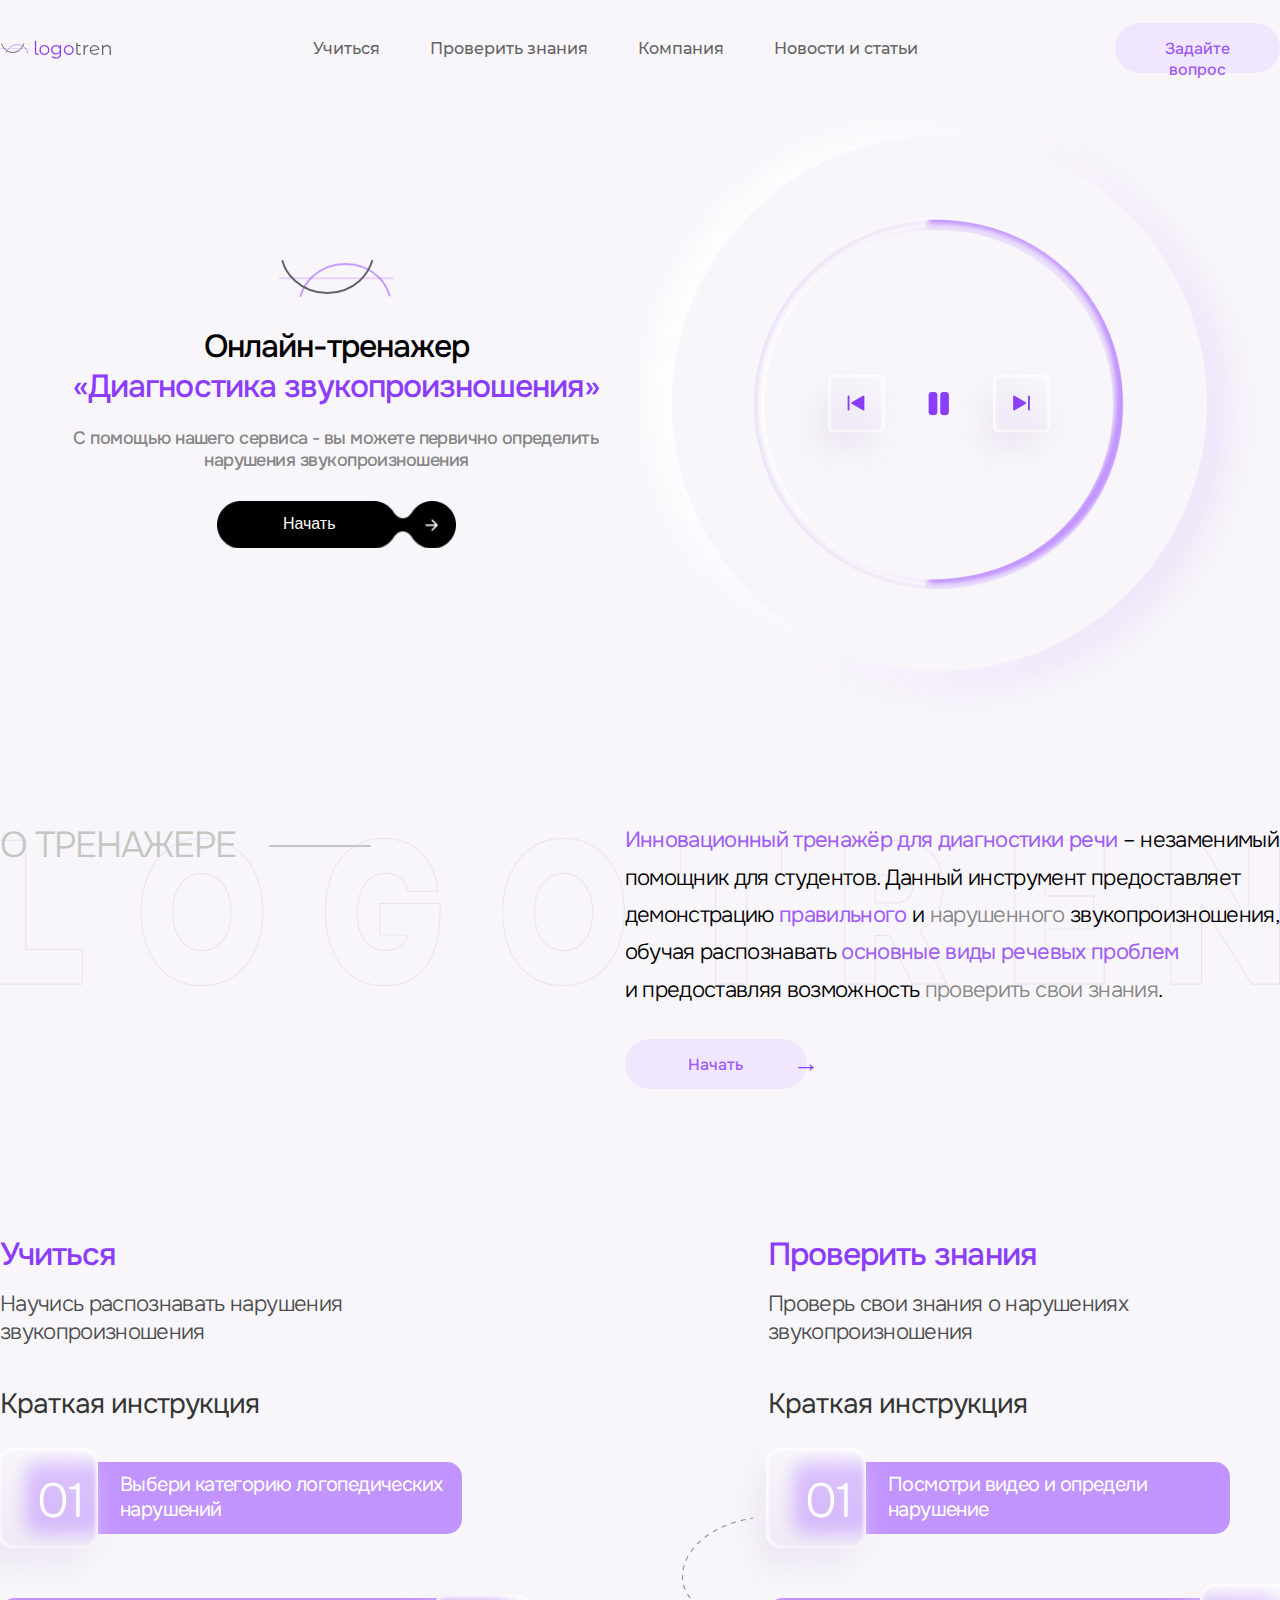
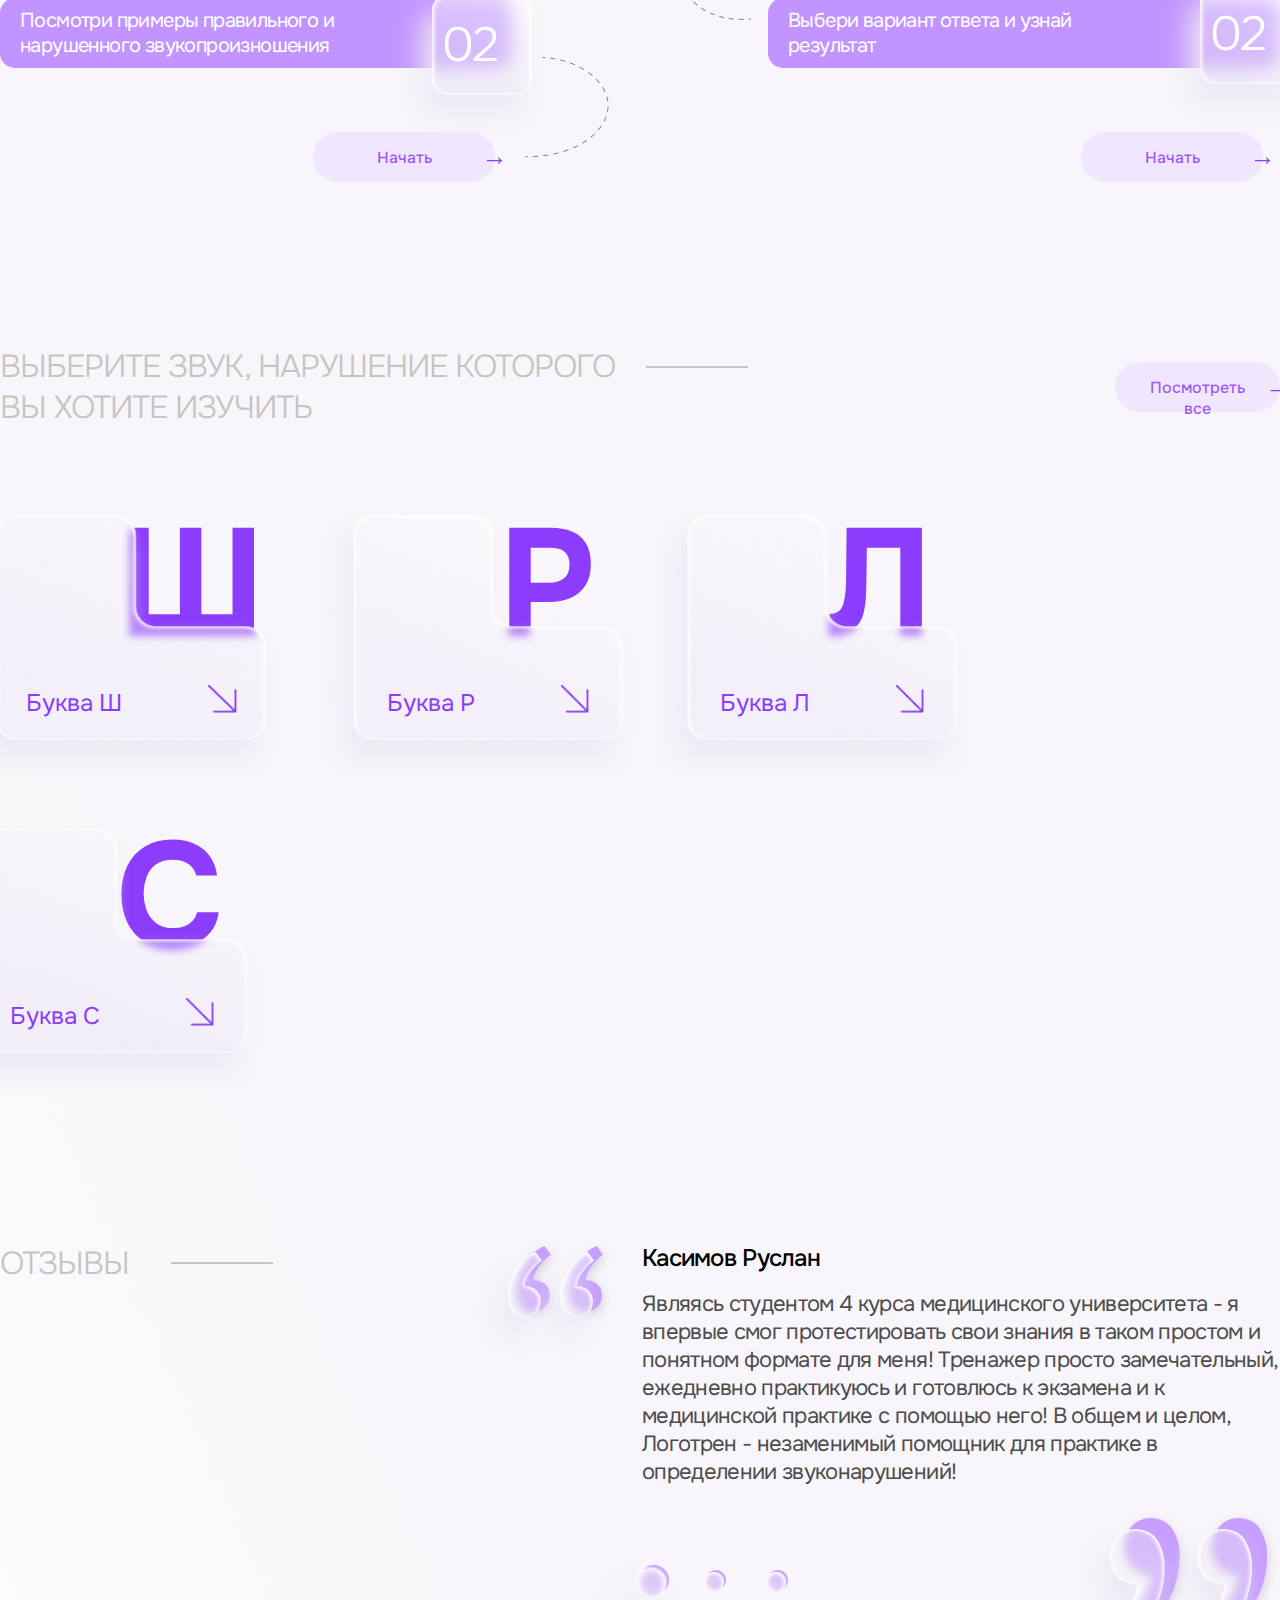
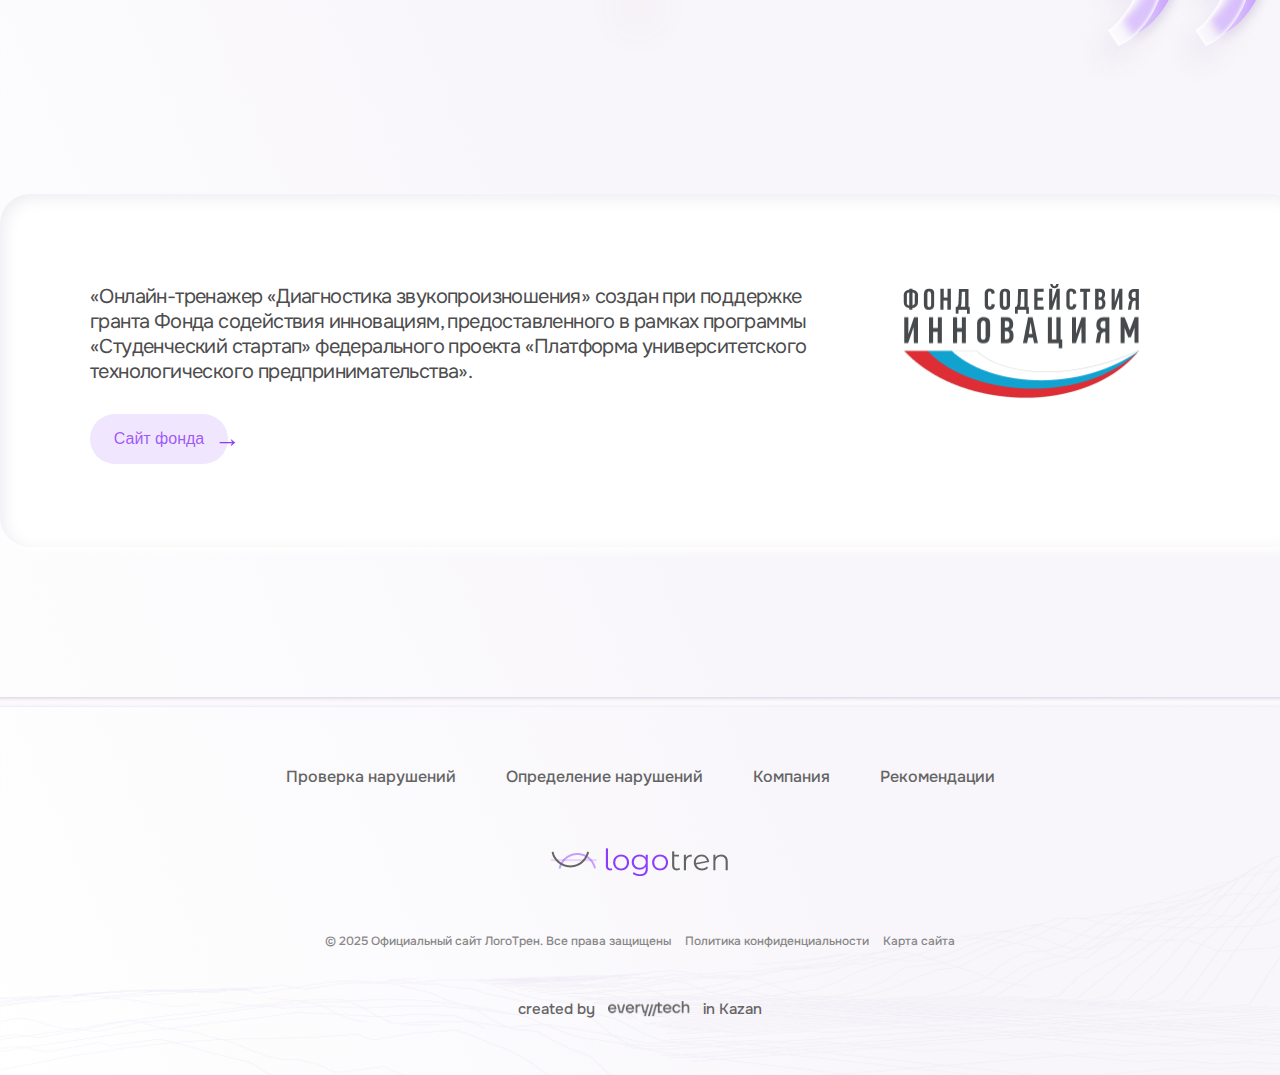
<file: index.html>
<!DOCTYPE html>
<html lang="en">

<head>
    <meta charset="UTF-8">
    <meta name="viewport" content="width=device-width, initial-scale=1.0">
    <link rel="stylesheet" href="assets/css/style.css">
    <script defer src="index.js"></script>
    <link rel="shortcut icon" href="assets/media/logo/logo.svg" type="image/x-icon">
    <link href="https://fonts.googleapis.com/icon?family=Material+Icons" rel="stylesheet">
    <title>logotren</title>
</head>

<body>
    <header>
        <div class="content">
            <div class="head">
                <a class="head-logo" href="index.html"><img src="assets/media/logo/logotype.svg" alt=""></a>
                <ul class="menu">
                    <a class="adapt-logo" href="index.html"><img src="assets/media/logo/adapt-logo.png" alt=""></a>
                    <nav>
                        <a href="./trainer.html">Учиться</a>
                        <a href="./diagnoz.html">Проверить знания</a>
                        <a href="./about-us.html">Компания</a>
                        <a href="./news.html">Новости и статьи</a>
                    </nav>
                    <button>Задайте вопрос</button>
                </ul>
                <button class="burger">
                    <i class="menuIcon material-icons">menu</i>
                    <i class="closeIcon material-icons">close</i>
                </button>
            </div>
        </div>
    </header>

    <div class="banner">
        <div class="content">
            <div class="banner-content">
                <div class="banner-content-info">
                    <img src="assets/media/banner/logo.svg" alt="">

                    <div class="banner-content-info-text">
                        <h1>Онлайн-тренажер<br><span class="title-fiola">«Диагностика звукопроизношения»</span>
                        </h1>
                        <p>С помощью нашего сервиса - вы можете первично определить <br> нарушения звукопроизношения
                        </p>
                    </div>

                    <img class="adapt-banner-btn" src="assets/media/banner/Group-button.png" alt="">
                    <div class="banner-content-info-button">
                        <button>Начать</button>
                    </div>
                </div>

                <div class="boombox">
                    <div class="boom">
                        <div class="boom-play">
                            <img class="boom-arrow" src="assets/media/banner/left.png" alt="#">
                            <img class="play" src="assets/media/banner/play.png" alt="#">
                            <img class="boom-arrow" src="assets/media/banner/right.png" alt="#">
                        </div>
                    </div>
                </div>

            </div>
        </div>
    </div>


    <div class="about">
        <div class="content">
            <div class="about-content">
                <h2>О ТРЕНАЖЕРЕ</h2>

                <div class="about-content-text">
                    <p><span class="about-fiola">Инновационный тренажёр для диагностики речи</span> – незаменимый <br>
                        помощник для студентов. Данный
                        инструмент предоставляет<br>демонстрацию <span class="about-fiola">правильного
                        </span>и <span class="about-gray">нарушенного</span> звукопроизношения,<br>
                        обучая распознавать <span class="about-fiola">основные виды речевых проблем</span><br> и предоставляя
                        возможность <span class="about-gray">проверить свои знания</span>.
                    </p>
                    <button>Начать</button>
                </div>
            </div>
        </div>
    </div>

    <div class="recommendation">
        <div class="content">
            <div class="recommend">
                <div class="parents">
                    <div class="parents-title">
                        <h2>Учиться</h2>
                        <p>Научись распознавать нарушения<br> звукопроизношения </p>
                    </div>

                    <h3>Краткая инструкция</h3>

                    <div class="parents-content">
                        <div class="parents-content-one">
                            <div class="parents-content-one-number">
                                <p>01</p>
                            </div>
                            <p>Выбери категорию логопедических нарушений </p>
                        </div>

                        <div class="parents-arrow">
                            <img src="assets/media/recommendation/arrow.png" alt="">
                        </div>

                        <div class="parents-content-two">
                            <p>Посмотри примеры правильного и нарушенного звукопроизношения</p>
                            <div class="parents-content-two-number two-two-number">
                                <p>02</p>
                            </div>
                        </div>

                        <div class="parents-arrow-2">
                            <img src="assets/media/recommendation/arrow-2.png" alt="">
                        </div>

                        <button>Начать</button>
                    </div>
                </div>

                <div class="parents">
                    <div class="parents-title">
                        <h2>Проверить знания</h2>
                        <p>Проверь свои знания о нарушениях <br>звукопроизношения </p>
                    </div>

                    <h3>Краткая инструкция</h3>

                    <div class="parents-content">
                        <div class="parents-content-one">
                            <div class="parents-content-one-number">
                                <p>01</p>
                            </div>
                            <p>Посмотри видео и определи нарушение</p>
                        </div>

                        <div class="parents-arrow">
                            <img src="assets/media/recommendation/arrow.png" alt="">
                        </div>

                        <div class="parents-content-two">
                            <p>Выбери вариант ответа и узнай<br> результат</p>
                            <div class="parents-content-two-number adapt-two">
                                <p>02</p>
                            </div>
                        </div>

                        <div class="parents-arrow-2">
                            <img src="assets/media/recommendation/arrow-2.png" alt="">
                        </div>

                        <button>Начать</button>
                    </div>
                </div>
            </div>
        </div>
    </div>


    <div class="letters">
        <div class="content">
            <div class="letters-content">
                <div class="letters-title">
                    <h2>ВЫБЕРИТЕ ЗВУК, НАРУШЕНИЕ КОТОРОГО <br> ВЫ ХОТИТЕ ИЗУЧИТЬ</h2>

                    <button>Посмотреть все</button>
                </div>

                <div class="letters-cards">
                    <div class="letter-card">
                        <h3>Ш</h3>
                        <div class="letter-card-info">
                            <p>Буква Ш</p>
                            <a href=""><img src="assets/media/letters/arrow.png" alt=""></a>
                        </div>
                    </div>
                    <div class="letter-card">
                        <h3>Р</h3>
                        <div class="letter-card-info-2">
                            <p>Буква Р</p>
                            <a href="./letter-page.html"><img src="assets/media/letters/arrow.png" alt=""></a>
                        </div>
                    </div>
                    <div class="letter-card">
                        <h3>Л</h3>
                        <div class="letter-card-info-3">
                            <p>Буква Л</p>
                            <a href=""><img src="assets/media/letters/arrow.png" alt=""></a>
                        </div>
                    </div>
                    <div class="letter-card">
                        <h3>С</h3>
                        <div class="letter-card-info-4">
                            <p>Буква С</p>
                            <a href=""><img src="assets/media/letters/arrow.png" alt=""></a>
                        </div>
                    </div>
                </div>
            </div>
        </div>
    </div>


    <div class="reviews">
        <div class="content">
            <div class="reviews-content">
                <div class="reviews-title">
                    <h2>ОТЗЫВЫ</h2>
                </div>

                <div class="review">
                    <div class="review-top">
                        <img src="assets/media/reviews/top.png" alt="">
                    </div>
                    <div class="review-slider">
                        <div class="review-slider-cards">
                            <div class="review-slider-card active">
                                <h3>Касимов Руслан</h3>
                                <p>Являясь студентом 4 курса медицинского университета - я впервые смог протестировать
                                    свои знания в таком простом и понятном формате для меня! Тренажер просто
                                    замечательный, ежедневно практикуюсь и готовлюсь к экзамена и к медицинской практике
                                    с помощью него! В общем и целом, Логотрен - незаменимый помощник для практике в
                                    определении звуконарушений!</p>
                            </div>
                            <div class="review-slider-card">
                                <h3>Румянцева Вероника</h3>
                                <p>Будучи студентом четвертого курса медицинского университета, я впервые имел
                                    возможность оценить свои знания в таком простом и доступном формате. Тренажер
                                    оказался выдающимся, и я ежедневно использую его для подготовки к экзаменам и
                                    медицинской практике. В целом, Логотрен стал незаменимым помощником в практике
                                    определения звуконарушений. </p>
                            </div>
                            <div class="review-slider-card">
                                <h3>Краснова Наталья</h3>
                                <p>Находясь на четвертом курсе медицинского университета, я впервые смог оценить свои
                                    знания в таком простом и удобном формате. Тренажер проявил себя с наилучшей стороны,
                                    и я ежедневно использую его для подготовки к экзаменам и в медицинской практике. В
                                    целом, Логотрен стал незаменимым инструментом в процессе диагностики звуконарушений.
                                    Логотрен - незаменимый помощник для практики!
                                </p>
                            </div>
                        </div>

                        <div class="review-slider-buttons">
                            <img src="assets/media/reviews/circle.png" alt="" class="dot active"
                                onclick="currentSlide(1)">
                            <img src="assets/media/reviews/circle.png" alt="" class="dot" onclick="currentSlide(2)">
                            <img src="assets/media/reviews/circle.png" alt="" class="dot" onclick="currentSlide(3)">
                        </div>
                    </div>
                    <div class="review-bottom">
                        <img src="assets/media/reviews/bottom.png" alt="">
                    </div>
                </div>
            </div>
        </div>
    </div>


    <div class="partner">
        <div class="content">
            <div class="partner-content">
                <div class="partner-content-info">
                    <p>«Онлайн-тренажер «Диагностика звукопроизношения» создан при поддержке<br> гранта Фонда содействия
                        инновациям, предоставленного в рамках программы<br> «Студенческий стартап» федерального проекта
                        «Платформа университетского<br> технологического предпринимательства». </p>
                    <button>Сайт фонда</button>
                </div>
                <img src="assets/media/partner/fond.png" alt="">
            </div>
        </div>
    </div>


    <footer>
        <div class="content">
            <div class="footer-content">
                <img class="footer-line" src="assets/media/footer/Line.png" alt="">
                <nav>
                    <a href="./trainer.html">Проверка нарушений</a>
                    <a href="./diagnoz.html">Определение нарушений</a>
                    <a href="./news.html">Компания</a>
                    <a href="#">Рекомендации</a>
                </nav>

                <img src="assets/media/footer/logo.png" alt="">

                <div class="footer-links">
                    <p>© 2025 Официальный сайт ЛогоТрен. Все права защищены</p>
                    <a href="">Политика конфиденциальности</a>
                    <a href="">Карта сайта</a>
                </div>

                <div class="everytech">
                    <p>created by</p>
                    <a href="https://every-tech.ru/"><img src="assets/media/footer/everytech.png" alt=""></a>
                    <p>in Kazan</p>
                </div>
            </div>
        </div>
    </footer>

    <!-- <div class="boombox">
        <div class="boombox-top">
            <div class="speaker left"></div>
            <div class="screen"></div>
            <div class="speaker right"></div>
        </div>
        <div class="boombox-bottom">
            <button id="playButton">Play</button>
        </div>
    </div> -->


</body>

</html>
</file>
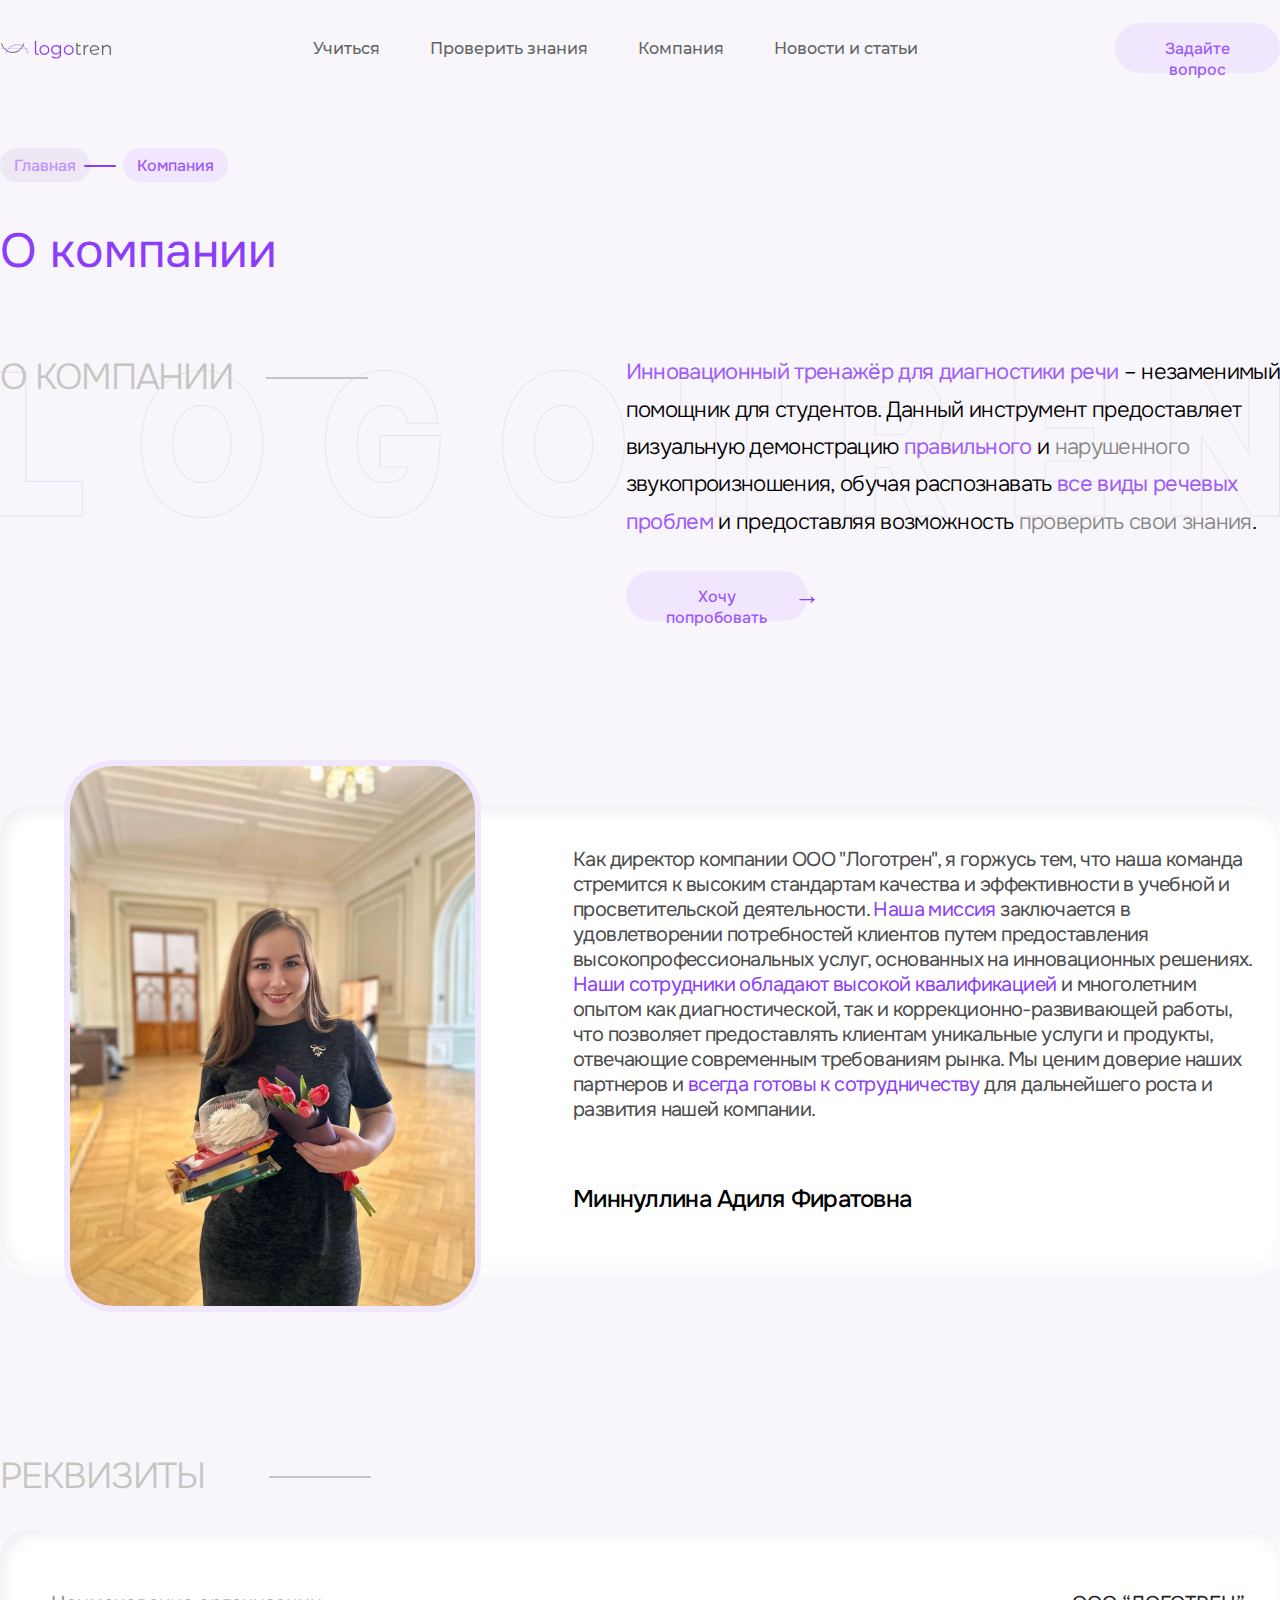
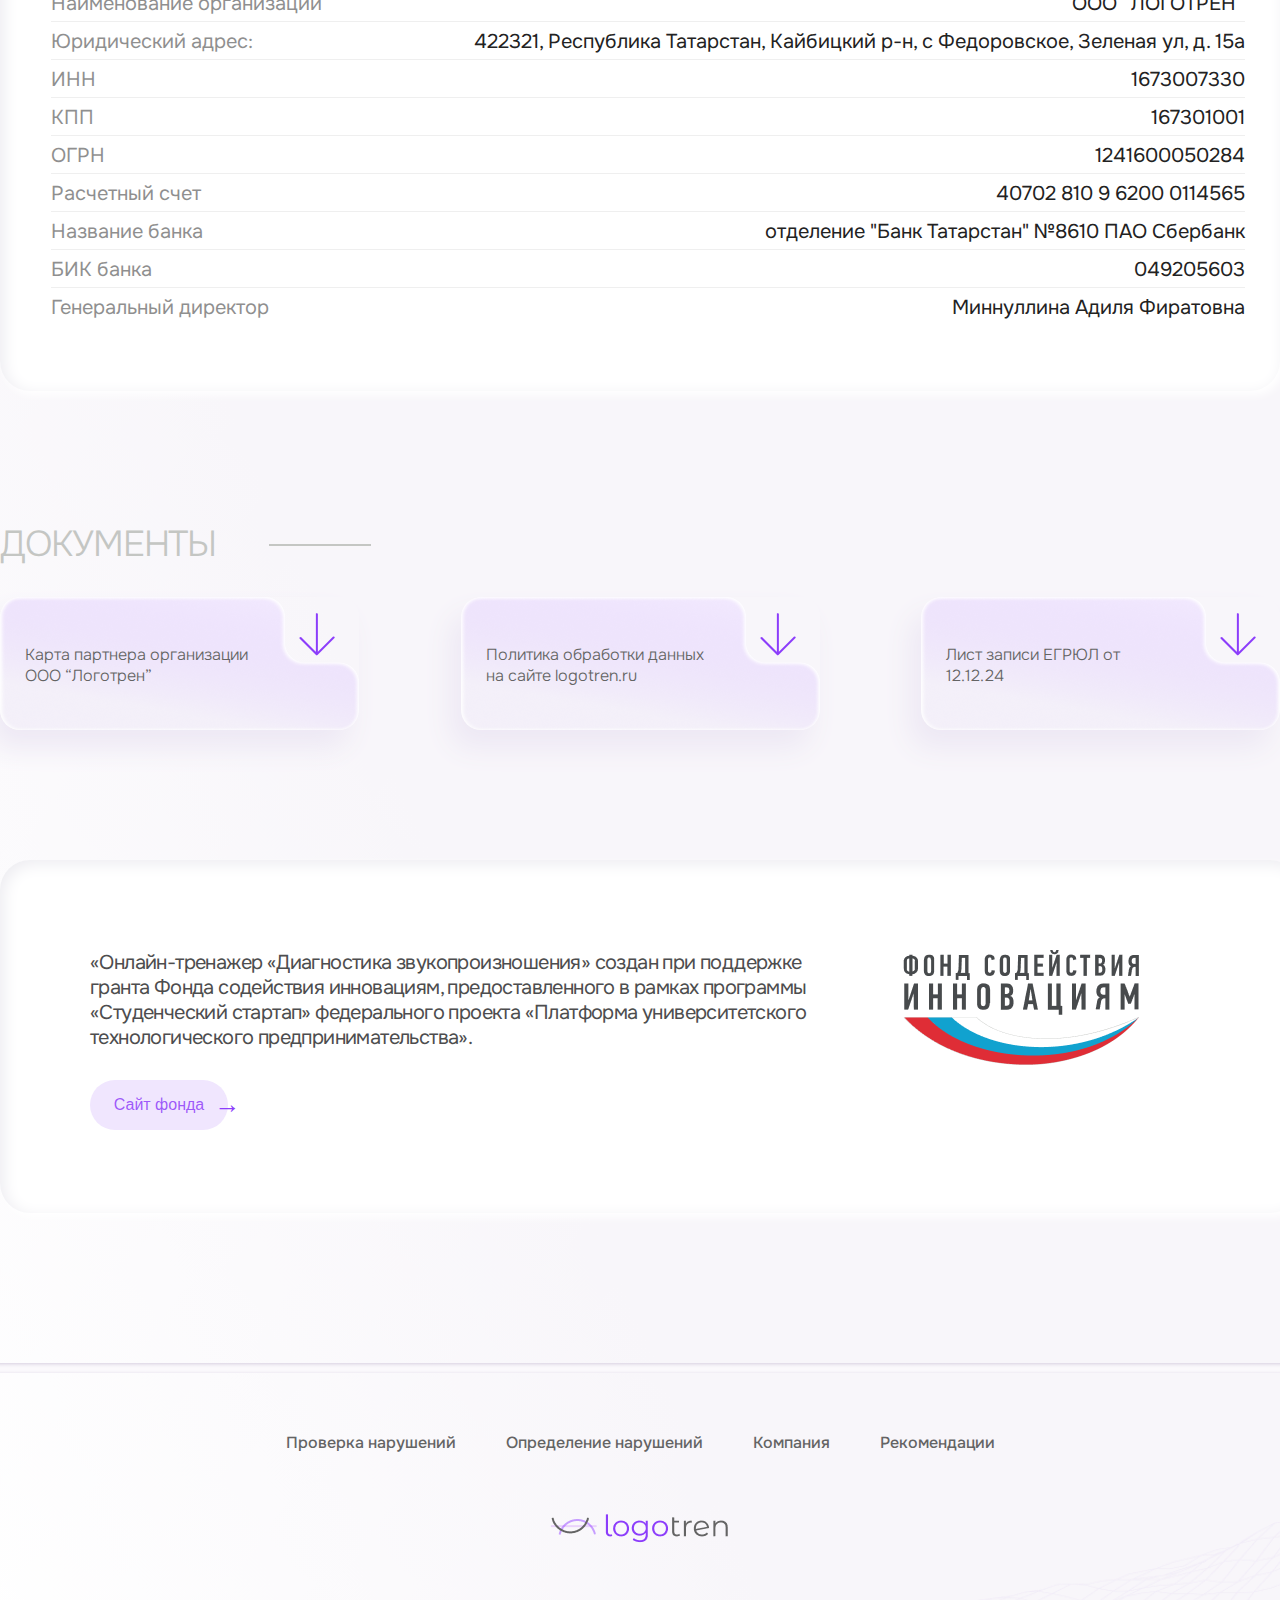
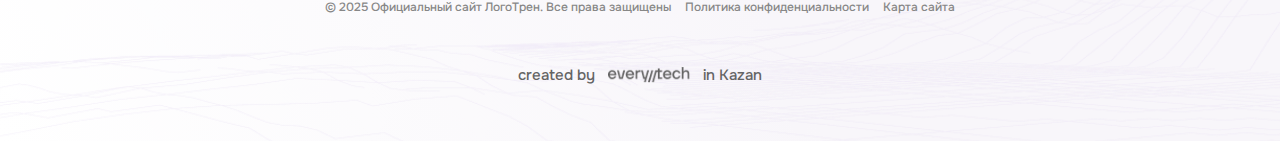
<file: about-us.html>
<!DOCTYPE html>
<html lang="en">

<head>
    <meta charset="UTF-8">
    <meta name="viewport" content="width=device-width, initial-scale=1.0">
    <link rel="stylesheet" href="assets/css/style.css">
    <script defer src="index.js"></script>
    <link rel="shortcut icon" href="assets/media/logo/logo.svg" type="image/x-icon">
    <link href="https://fonts.googleapis.com/icon?family=Material+Icons" rel="stylesheet">
    <title>logotren</title>
</head>

<body>
    <header>
        <div class="content">
            <div class="head">
                <a class="head-logo" href="index.html"><img src="assets/media/logo/logotype.svg" alt=""></a>
                <ul class="menu">
                    <a class="adapt-logo" href="index.html"><img src="assets/media/logo/adapt-logo.png" alt=""></a>
                    <nav>
                        <a href="./trainer.html">Учиться</a>
                        <a href="./diagnoz.html">Проверить знания</a>
                        <a href="./about-us.html">Компания</a>
                        <a href="./news.html">Новости и статьи</a>
                    </nav>
                    <button>Задайте вопрос</button>
                </ul>
                <button class="burger">
                    <i class="menuIcon material-icons">menu</i>
                    <i class="closeIcon material-icons">close</i>
                </button>
            </div>
        </div>
    </header>

    <div class="about-us-title">
        <div class="content">
            <div class="diagnoz-nav">
                <a class="page" href="index.html">Главная</a>
                <a class="news-title" href="./news.html">Компания</a>
            </div>
            <h1>О компании</h1>
        </div>
    </div>

    <div class="about-us">
        <div class="content">
            <div class="about-content">
                <h2>О КОМПАНИИ</h2>

                <div class="about-content-text">
                    <p><span class="about-fiola">Инновационный тренажёр для диагностики речи</span> – незаменимый <br>
                        помощник для студентов. Данный
                        инструмент предоставляет<br> визуальную демонстрацию <span class="about-fiola">правильного
                        </span>и <span class="about-gray">нарушенного</span> <br>звукопроизношения,
                        обучая распознавать <span class="about-fiola">все виды речевых<br> проблем</span> и предоставляя
                        возможность <span class="about-gray">проверить свои знания</span>.
                    </p>
                    <button>Хочу попробовать</button>
                </div>
            </div>
        </div>
    </div>

    <div class="about-director">
        <div class="content">
            <div class="about-director-content">
                <div class="about-director-content-image">
                    <img src="assets/media/about-us-page/image.png" alt="#">
                </div>
                <div class="about-director-content-text">
                    <p>Как директор компании ООО "Логотрен", я горжусь тем, что наша команда стремится к высоким
                        стандартам качества и эффективности в учебной и просветительской деятельности. <span
                            class="about-fiola">Наша миссия</span>
                        заключается в удовлетворении потребностей клиентов путем предоставления высокопрофессиональных
                        услуг, основанных на инновационных решениях.<span class="about-fiola"> Наши сотрудники обладают
                            высокой квалификацией</span> и
                        многолетним опытом как диагностической, так и коррекционно-развивающей работы, что позволяет
                        предоставлять клиентам уникальные услуги и продукты, отвечающие современным требованиям рынка.
                        Мы ценим доверие наших партнеров и <span class="about-fiola">всегда готовы к
                            сотрудничеству</span> для дальнейшего роста и
                        развития нашей компании.</p>
                    <h6>Миннуллина Адиля Фиратовна</h6>
                </div>
            </div>
        </div>
    </div>

    <div class="requisites">
        <div class="content">
            <div class="requisites-content">
                <h2>РЕКВИЗИТЫ</h2>

                <div class="requisites-content-block">
                    <div class="requisites-content-block-item">
                        <p>Наименование организации</p>
                        <p class="requisites-content-block-item-black">ООО “ЛОГОТРЕН”</p>
                    </div>
                    <div class="requisites-content-block-item">
                        <p>Юридический адрес:</p>
                        <p class="requisites-content-block-item-black">422321, Республика Татарстан, Кайбицкий р-н, с
                            Федоровское, Зеленая ул, д. 15а </p>
                    </div>
                    <div class="requisites-content-block-item">
                        <p>ИНН</p>
                        <p class="requisites-content-block-item-black">1673007330</p>
                    </div>
                    <div class="requisites-content-block-item">
                        <p>КПП</p>
                        <p class="requisites-content-block-item-black">167301001</p>
                    </div>
                    <div class="requisites-content-block-item">
                        <p>ОГРН</p>
                        <p class="requisites-content-block-item-black">1241600050284</p>
                    </div>
                    <div class="requisites-content-block-item">
                        <p>Расчетный счет</p>
                        <p class="requisites-content-block-item-black">40702 810 9 6200 0114565</p>
                    </div>
                    <div class="requisites-content-block-item">
                        <p>Название банка</p>
                        <p class="requisites-content-block-item-black">отделение "Банк Татарстан" №8610 ПАО Сбербанк</p>
                    </div>
                    <div class="requisites-content-block-item">
                        <p>БИК банка</p>
                        <p class="requisites-content-block-item-black">049205603</p>
                    </div>
                    <div class="requisites-content-block-item-no-line">
                        <p>Генеральный директор</p>
                        <p class="requisites-content-block-item-black">Миннуллина Адиля Фиратовна</p>
                    </div>
                </div>
            </div>
        </div>
    </div>

    <div class="documents">
        <div class="content">
            <div class="documents-content">
                <h2>ДОКУМЕНТЫ</h2>

                <div class="documents-cards">
                    <div class="documents-card">
                        <div class="documents-card-arrow">
                            <img src="assets/media/about-us-page/arrow.png" alt="">
                        </div>
                        <p>Карта партнера организации ООО “Логотрен”</p>
                    </div>
                    <div class="documents-card">
                        <div class="documents-card-arrow">
                            <img src="assets/media/about-us-page/arrow.png" alt="">
                        </div>
                        <p>Политика обработки данных на сайте logotren.ru</p>
                    </div>
                    <div class="documents-card">
                        <div class="documents-card-arrow">
                            <img src="assets/media/about-us-page/arrow.png" alt="">
                        </div>
                        <p>Лист записи ЕГРЮЛ от 12.12.24</p>
                    </div>
                </div>
            </div>
        </div>
    </div>

    <div class="partner">
        <div class="content">
            <div class="partner-content">
                <div class="partner-content-info">
                    <p>«Онлайн-тренажер «Диагностика звукопроизношения» создан при поддержке<br> гранта Фонда содействия
                        инновациям, предоставленного в рамках программы<br> «Студенческий стартап» федерального проекта
                        «Платформа университетского<br> технологического предпринимательства». </p>
                    <button>Сайт фонда</button>
                </div>
                <img src="assets/media/partner/fond.png" alt="">
            </div>
        </div>
    </div>

    <footer>
        <div class="content">
            <div class="footer-content">
                <img class="footer-line" src="assets/media/footer/Line.png" alt="">
                <nav>
                    <a href="./trainer.html">Проверка нарушений</a>
                    <a href="./diagnoz.html">Определение нарушений</a>
                    <a href="./news.html">Компания</a>
                    <a href="#">Рекомендации</a>
                </nav>

                <img src="assets/media/footer/logo.png" alt="">

                <div class="footer-links">
                    <p>© 2025 Официальный сайт ЛогоТрен. Все права защищены</p>
                    <a href="">Политика конфиденциальности</a>
                    <a href="">Карта сайта</a>
                </div>

                <div class="everytech">
                    <p>created by</p>
                    <a href="https://every-tech.ru/"><img src="assets/media/footer/everytech.png" alt=""></a>
                    <p>in Kazan</p>
                </div>
            </div>
        </div>
    </footer>
</body>

</html>
</file>
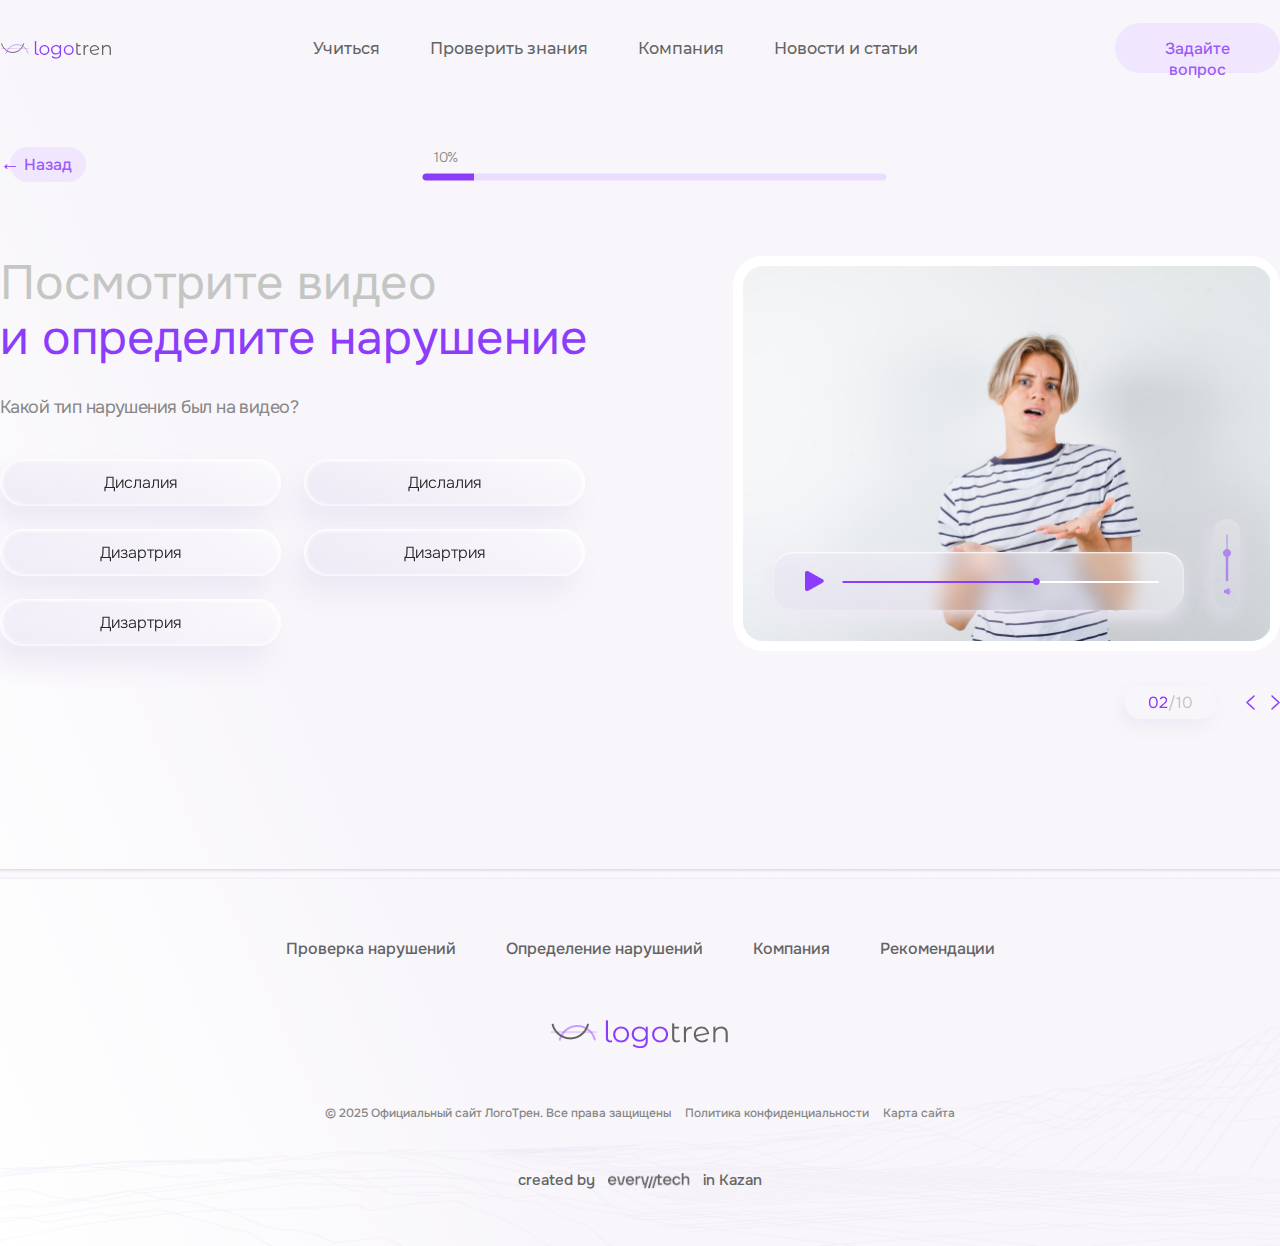
<file: diagnoz-page.html>
<!DOCTYPE html>
<html lang="en">

<head>
    <meta charset="UTF-8">
    <meta name="viewport" content="width=device-width, initial-scale=1.0">
    <link rel="stylesheet" href="assets/css/style.css">
    <script defer src="index.js"></script>
    <link rel="shortcut icon" href="assets/media/logo/logo.svg" type="image/x-icon">
    <link href="https://fonts.googleapis.com/icon?family=Material+Icons" rel="stylesheet">
    <title>logotren</title>
</head>

<body>
    <header>
        <div class="content">
            <div class="head">
                <a class="head-logo" href="index.html"><img src="assets/media/logo/logotype.svg" alt=""></a>
                <ul class="menu">
                    <a class="adapt-logo" href="index.html"><img src="assets/media/logo/adapt-logo.png" alt=""></a>
                    <nav>
                        <a href="./trainer.html">Учиться</a>
                        <a href="./diagnoz.html">Проверить знания</a>
                        <a href="./about-us.html">Компания</a>
                        <a href="./news.html">Новости и статьи</a>
                    </nav>
                    <button>Задайте вопрос</button>
                </ul>
                <button class="burger">
                    <i class="menuIcon material-icons">menu</i>
                    <i class="closeIcon material-icons">close</i>
                </button>
            </div>
        </div>
    </header>


    <div class="diagnoz-page">
        <div class="content">
            <div class="diagnoz-page-content">
                <div class="diagnoz-page-title">
                    <div class="diagnoz-page-title-back">
                        <a href="./diagnoz.html">Назад</a>
                    </div>
                    <div class="diagnoz-page-title-procent">
                        <p>10%</p>
                        <img src="assets/media/diagnoz-page/procent.png" alt="">
                    </div>
                </div>


                <div class="letter-content">
                    <div class="diagnoz-page-main-info">
                        <h1>Посмотрите видео<br><span class="choose-fiola">и определите нарушение</span></h1>

                        <p>Какой тип нарушения был на видео?</p>
                        <div class="diagnoz-page-main-info-variants">
                            <a href="">Дислалия</a>
                            <a href="">Дислалия</a>
                            <a href="">Дизартрия</a>
                            <a href="">Дизартрия</a>
                            <a href="">Дизартрия</a>
                        </div>
                    </div>

                    <div class="diagnoz-page-main-media">
                        <div class="diagnoz-page-main-background">
                            <div class="diagnoz-page-main-img">
                                <div class="letter-content-play diagnoz-play">
                                    <img class="adapt-play diagnoz-adapt-play" src="assets/media/letter-page/ion_play.png" alt="">
                                    <img class="diagnoz-adapt-stroke" src="assets/media/letter-page/stroke.png" alt="">
                                </div>
                                <div class="letter-content-sound">
                                    <img src="assets/media/letter-page/vertical.png" alt="">
                                    <img src="assets/media/letter-page/iconoir_sound-min-solid.png" alt="">
                                </div>
                            </div>
                        </div>

                        <div class="diagnoz-page-main-switch">
                            <div class="diagnoz-page-main-switch-number">
                                <p class="switch-active">02</p>
                                <p>/10</p>
                            </div>
                            <div class="diagnoz-page-main-switch-arrow">
                                <img src="assets/media/diagnoz-page/left.png" alt="">
                                <img src="assets/media/diagnoz-page/right.png" alt="">
                            </div>
                        </div>
                    </div>
                </div>
            </div>
        </div>
    </div>

    <footer>
        <div class="content">
            <div class="footer-content">
                <img class="footer-line" src="assets/media/footer/Line.png" alt="">
                <nav>
                    <a href="./trainer.html">Проверка нарушений</a>
                    <a href="./diagnoz.html">Определение нарушений</a>
                    <a href="./news.html">Компания</a>
                    <a href="#">Рекомендации</a>
                </nav>

                <img src="assets/media/footer/logo.png" alt="">

                <div class="footer-links">
                    <p>© 2025 Официальный сайт ЛогоТрен. Все права защищены</p>
                    <a href="">Политика конфиденциальности</a>
                    <a href="">Карта сайта</a>
                </div>

                <div class="everytech">
                    <p>created by</p>
                    <a href="https://every-tech.ru/"><img src="assets/media/footer/everytech.png" alt=""></a>
                    <p>in Kazan</p>
                </div>
            </div>
        </div>
    </footer>
</body>

</html>
</file>
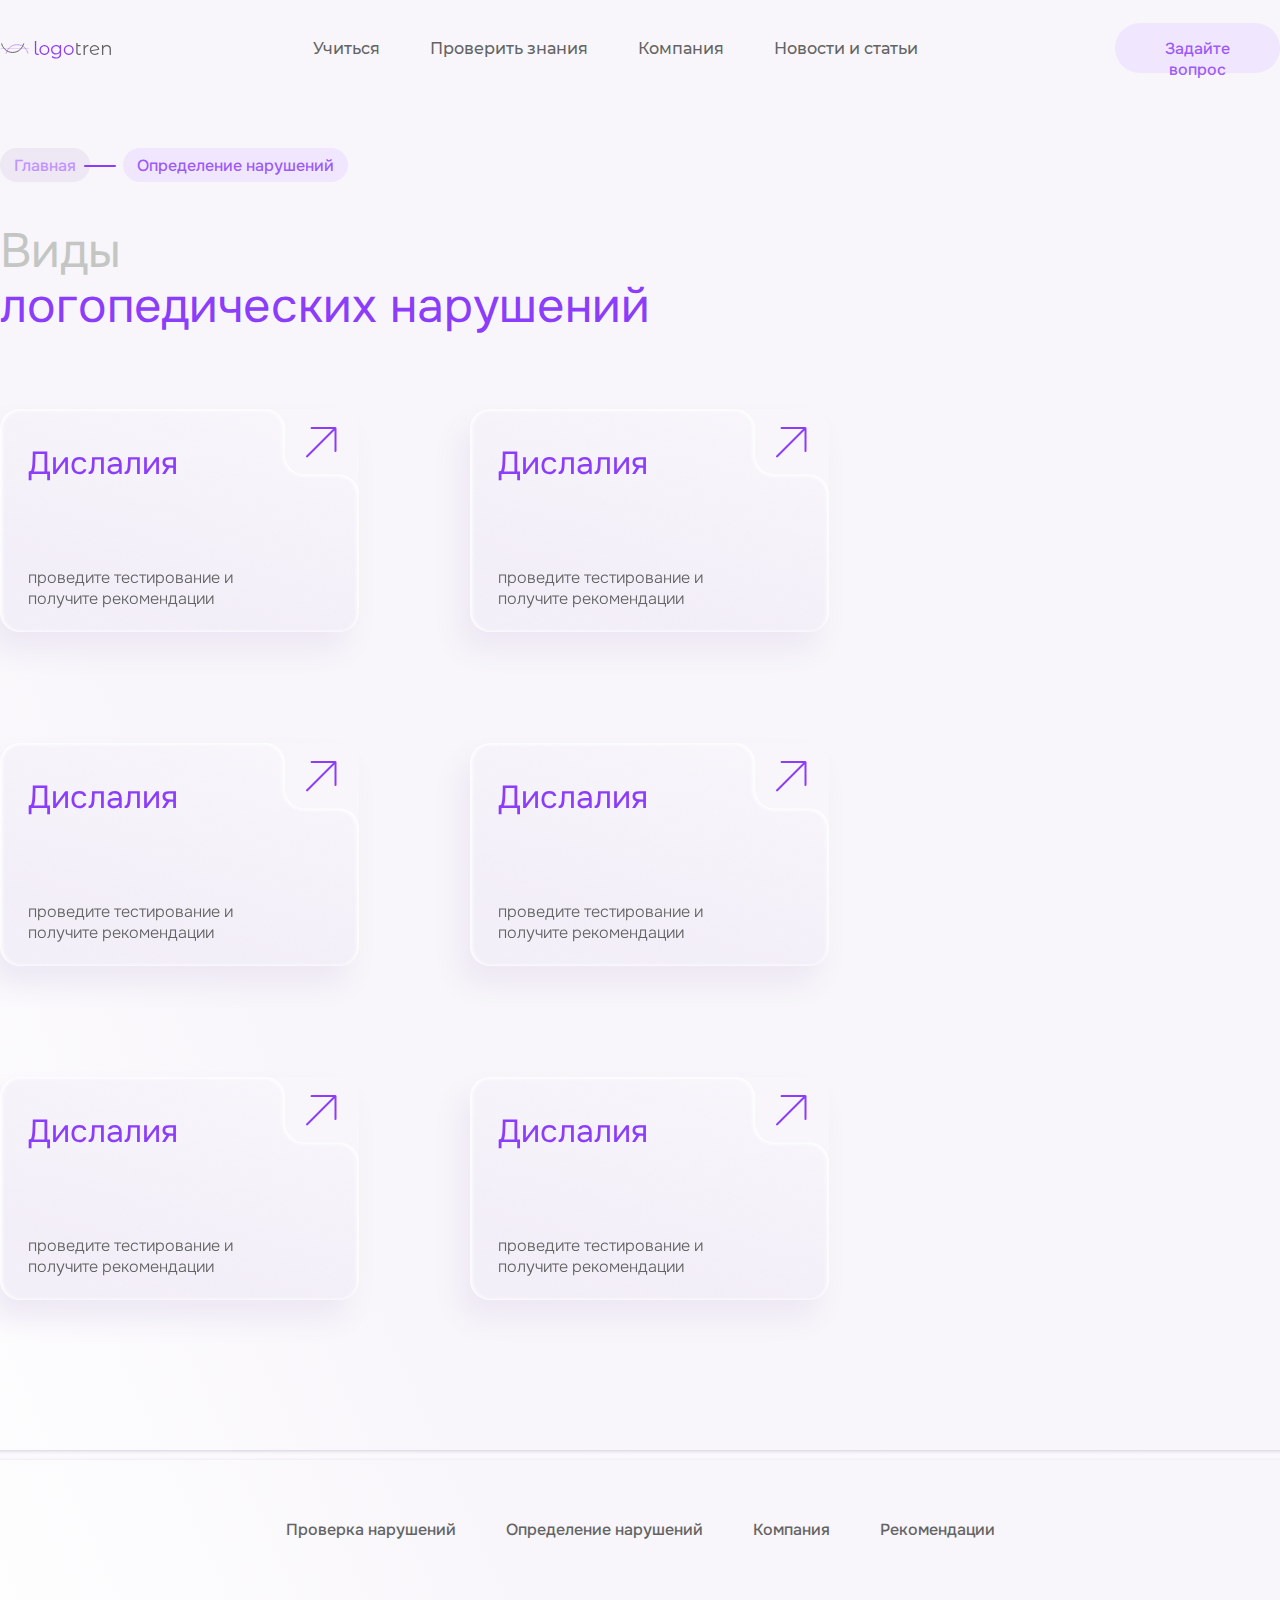
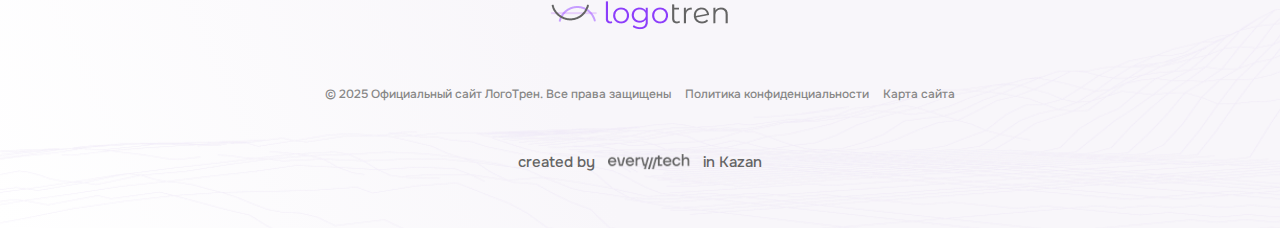
<file: diagnoz.html>
<!DOCTYPE html>
<html lang="en">

<head>
    <meta charset="UTF-8">
    <meta name="viewport" content="width=device-width, initial-scale=1.0">
    <link rel="stylesheet" href="assets/css/style.css">
    <script defer src="index.js"></script>
    <link rel="shortcut icon" href="assets/media/logo/logo.svg" type="image/x-icon">
    <link href="https://fonts.googleapis.com/icon?family=Material+Icons" rel="stylesheet">
    <title>logotren</title>
</head>

<body>
    <header>
        <div class="content">
            <div class="head">
                <a class="head-logo" href="index.html"><img src="assets/media/logo/logotype.svg" alt=""></a>
                <ul class="menu">
                    <a class="adapt-logo" href="index.html"><img src="assets/media/logo/adapt-logo.png" alt=""></a>
                    <nav>
                        <a href="./trainer.html">Учиться</a>
                        <a href="./diagnoz.html">Проверить знания</a>
                        <a href="./about-us.html">Компания</a>
                        <a href="./news.html">Новости и статьи</a>
                    </nav>
                    <button>Задайте вопрос</button>
                </ul>
                <button class="burger">
                    <i class="menuIcon material-icons">menu</i>
                    <i class="closeIcon material-icons">close</i>
                </button>
            </div>
        </div>
    </header>

    <div class="diagnoz">
        <div class="content">
            <div class="diagnoz-content">
                <div class="diagnoz-nav">
                    <a class="page" href="index.html">Главная</a>
                    <a href="./diagnoz.html">Определение нарушений</a>
                </div>

                <div class="diagnoz-main">
                    <h1>Виды<br><span class="diagnoz-fiola">логопедических нарушений</span></h1>

                    <div class="diagnoz-cards">
                        <div class="diagnoz-card">
                            <div class="diagnoz-card-arrow">
                                <a href="./diagnoz-page.html"><img src="assets/media/diagnoz/arrow.png" alt=""></a>
                            </div>

                            <h3>Дислалия</h3>
                            <p>проведите тестирование и<br> получите рекомендации</p>
                        </div>
                        <div class="diagnoz-card">
                            <div class="diagnoz-card-arrow">
                                <a href="./diagnoz-page.html"><img src="assets/media/diagnoz/arrow.png" alt=""></a>
                            </div>

                            <h3>Дислалия</h3>
                            <p>проведите тестирование и<br> получите рекомендации</p>
                        </div>
                        <div class="diagnoz-card">
                            <div class="diagnoz-card-arrow">
                                <a href="./diagnoz-page.html"><img src="assets/media/diagnoz/arrow.png" alt=""></a>
                            </div>

                            <h3>Дислалия</h3>
                            <p>проведите тестирование и<br> получите рекомендации</p>
                        </div>


                        <div class="diagnoz-card">
                            <div class="diagnoz-card-arrow">
                                <a href="./diagnoz-page.html"><img src="assets/media/diagnoz/arrow.png" alt=""></a>
                            </div>

                            <h3>Дислалия</h3>
                            <p>проведите тестирование и<br> получите рекомендации</p>
                        </div>
                        <div class="diagnoz-card">
                            <div class="diagnoz-card-arrow">
                                <a href="./diagnoz-page.html"><img src="assets/media/diagnoz/arrow.png" alt=""></a>
                            </div>

                            <h3>Дислалия</h3>
                            <p>проведите тестирование и<br> получите рекомендации</p>
                        </div>
                        <div class="diagnoz-card">
                            <div class="diagnoz-card-arrow">
                                <a href="./diagnoz-page.html"><img src="assets/media/diagnoz/arrow.png" alt=""></a>
                            </div>

                            <h3>Дислалия</h3>
                            <p>проведите тестирование и<br> получите рекомендации</p>
                        </div>
                    </div>
                </div>

            </div>
        </div>
    </div>

    <footer>
        <div class="content">
            <div class="footer-content">
                <img class="footer-line" src="assets/media/footer/Line.png" alt="">
                <nav>
                    <a href="./trainer.html">Проверка нарушений</a>
                    <a href="./diagnoz.html">Определение нарушений</a>
                    <a href="./news.html">Компания</a>
                    <a href="#">Рекомендации</a>
                </nav>

                <img src="assets/media/footer/logo.png" alt="">

                <div class="footer-links">
                    <p>© 2025 Официальный сайт ЛогоТрен. Все права защищены</p>
                    <a href="">Политика конфиденциальности</a>
                    <a href="">Карта сайта</a>
                </div>

                <div class="everytech">
                    <p>created by</p>
                    <a href="https://every-tech.ru/"><img src="assets/media/footer/everytech.png" alt=""></a>
                    <p>in Kazan</p>
                </div>
            </div>
        </div>
    </footer>
</body>

</html>
</file>
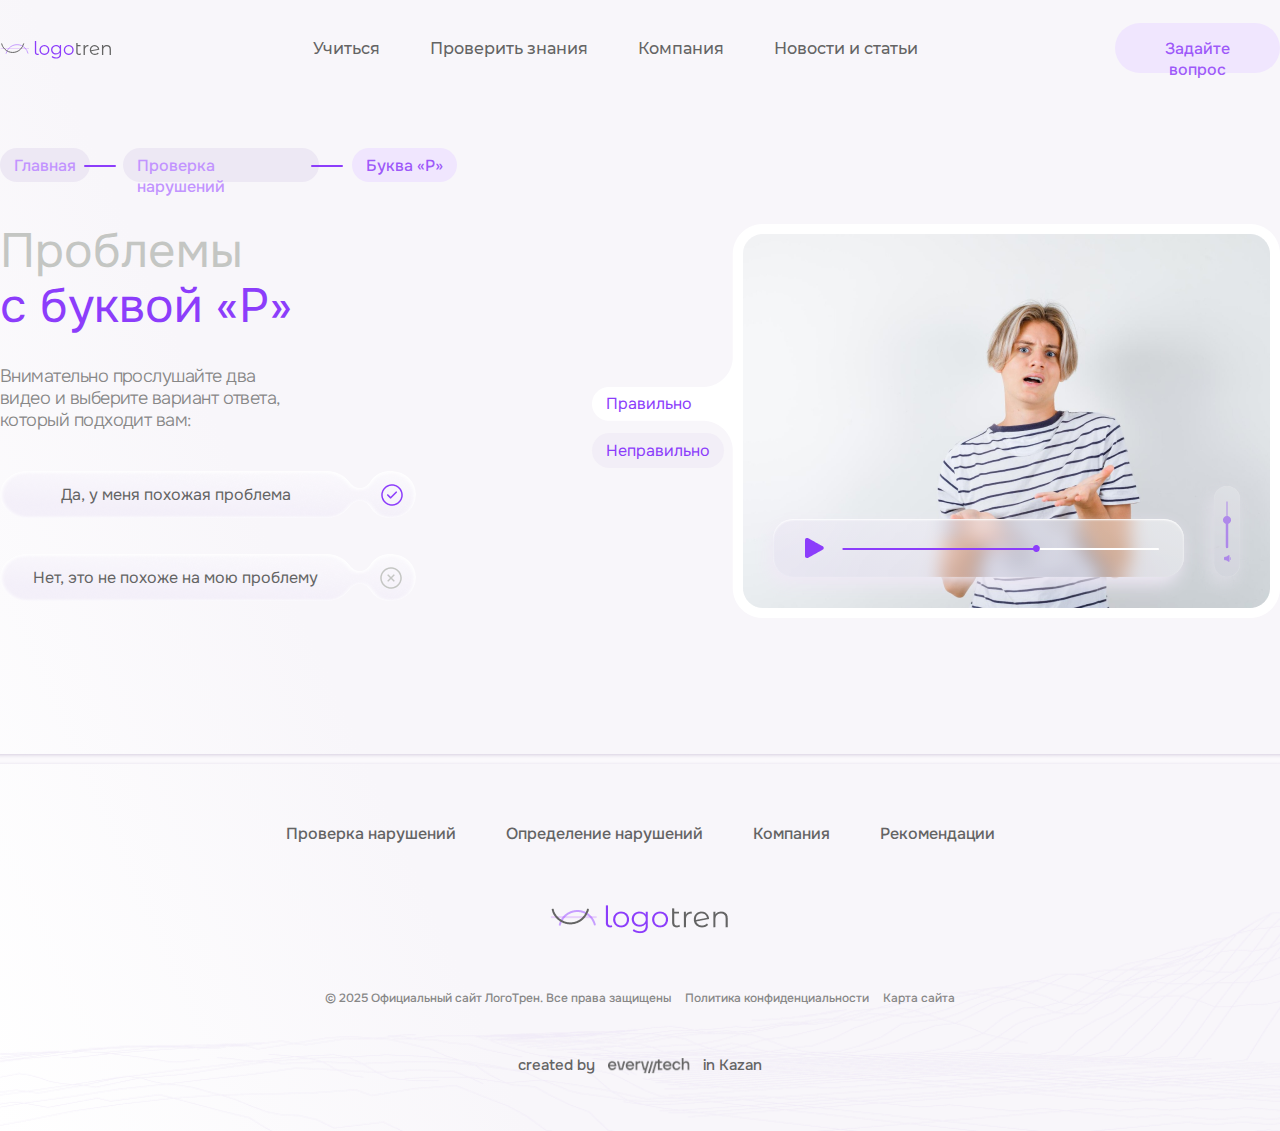
<file: letter-page.html>
<!DOCTYPE html>
<html lang="en">

<head>
    <meta charset="UTF-8">
    <meta name="viewport" content="width=device-width, initial-scale=1.0">
    <link rel="stylesheet" href="assets/css/style.css">
    <script defer src="index.js"></script>
    <link rel="shortcut icon" href="assets/media/logo/logo.svg" type="image/x-icon">
    <link href="https://fonts.googleapis.com/icon?family=Material+Icons" rel="stylesheet">
    <title>logotren</title>
</head>

<body>
    <header>
        <div class="content">
            <div class="head">
                <a class="head-logo" href="index.html"><img src="assets/media/logo/logotype.svg" alt=""></a>
                <ul class="menu">
                    <a class="adapt-logo" href="index.html"><img src="assets/media/logo/adapt-logo.png" alt=""></a>
                    <nav>
                        <a href="./trainer.html">Учиться</a>
                        <a href="./diagnoz.html">Проверить знания</a>
                        <a href="./about-us.html">Компания</a>
                        <a href="./news.html">Новости и статьи</a>
                    </nav>
                    <button>Задайте вопрос</button>
                </ul>
                <button class="burger">
                    <i class="menuIcon material-icons">menu</i>
                    <i class="closeIcon material-icons">close</i>
                </button>
            </div>
        </div>
    </header>


    <div class="news">
        <div class="content">
            <div class="letter-page-content">
                <div class="diagnoz-nav">
                    <a class="page" href="index.html">Главная</a>
                    <a class="page-trainer" href="./trainer.html">Проверка нарушений</a>
                    <a class="news-title" href="./letter-page.html">Буква «Р»</a>
                </div>


                <div class="letter-content">
                    <div class="letter-content-info">
                        <h1>Проблемы<br><span class="choose-fiola">с буквой «Р»</span></h1>

                        <p>Внимательно прослушайте два<br> видео и выберите вариант ответа,<br> который подходит вам:
                        </p>

                        <div class="letter-content-info-choose">
                            <div class="letter-content-info-choose-part yes">
                                <a href="">Да, у меня похожая проблема</a>
                                <img src="assets/media/letter-page/tick-circle.png" alt="">
                            </div>
                            <div class="letter-content-info-choose-part">
                                <a href="">Нет, это не похоже на мою проблему</a>
                                <img src="assets/media/letter-page/close-circle.png" alt="">
                            </div>
                        </div>
                    </div>

                    <div class="letter-content-background">
                        <div class="letter-content-background-wrong">
                            <button>Неправильно</button>
                        </div>
                        <div class="letter-content-background-right">
                            <p>Правильно</p>
                        </div>
                        <div class="letter-content-background-img">
                            <div class="letter-content-play">
                                <img class="adapt-play" src="assets/media/letter-page/ion_play.png" alt="">
                                <img src="assets/media/letter-page/stroke.png" alt="">
                            </div>
                            <div class="letter-content-sound">
                                <img src="assets/media/letter-page/vertical.png" alt="">
                                <img class="adapt-sound" src="assets/media/letter-page/iconoir_sound-min-solid.png" alt="">
                            </div>
                        </div>
                    </div>


                </div>
            </div>
        </div>
    </div>


    <footer>
        <div class="content">
            <div class="footer-content">
                <img class="footer-line" src="assets/media/footer/Line.png" alt="">
                <nav>
                    <a href="./trainer.html">Проверка нарушений</a>
                    <a href="./diagnoz.html">Определение нарушений</a>
                    <a href="./news.html">Компания</a>
                    <a href="#">Рекомендации</a>
                </nav>

                <img src="assets/media/footer/logo.png" alt="">

                <div class="footer-links">
                    <p>© 2025 Официальный сайт ЛогоТрен. Все права защищены</p>
                    <a href="">Политика конфиденциальности</a>
                    <a href="">Карта сайта</a>
                </div>

                <div class="everytech">
                    <p>created by</p>
                    <a href="https://every-tech.ru/"><img src="assets/media/footer/everytech.png" alt=""></a>
                    <p>in Kazan</p>
                </div>
            </div>
        </div>
    </footer>
</body>

</html>
</file>
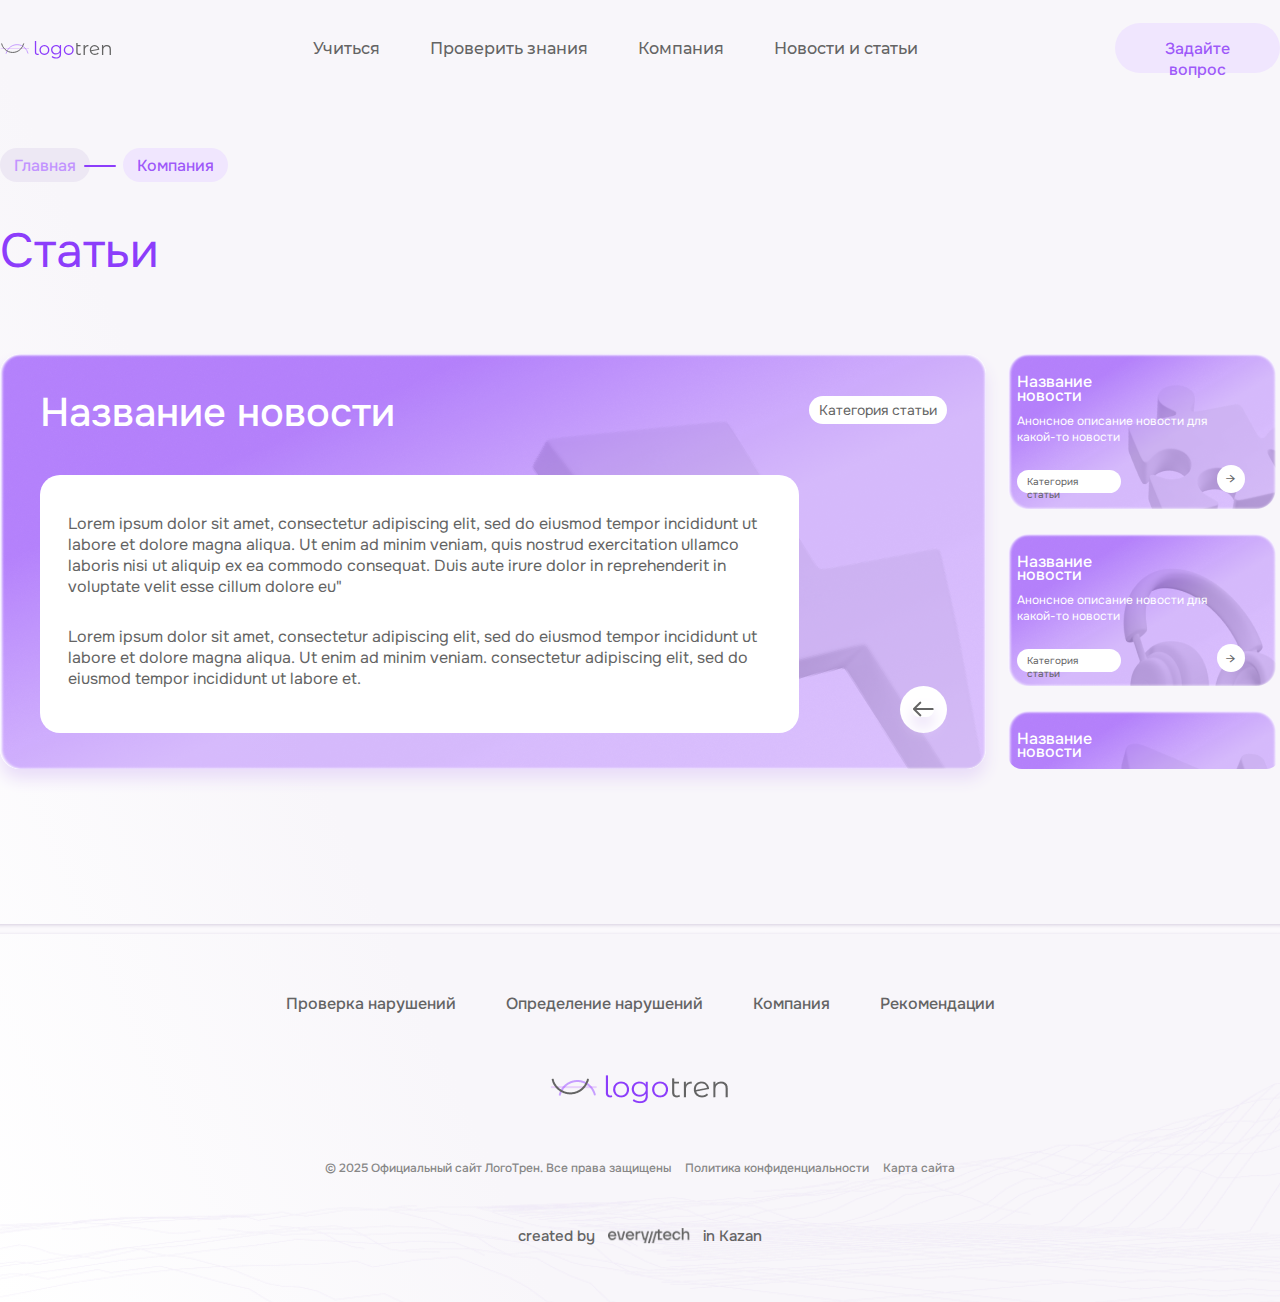
<file: new.html>
<!DOCTYPE html>
<html lang="en">

<head>
    <meta charset="UTF-8">
    <meta name="viewport" content="width=device-width, initial-scale=1.0">
    <link rel="stylesheet" href="assets/css/style.css">
    <script src="https://unpkg.com/swiper/swiper-bundle.min.js"></script>
    <script defer src="index.js"></script>
    <link rel="shortcut icon" href="assets/media/logo/logo.svg" type="image/x-icon">
    <link href="https://fonts.googleapis.com/icon?family=Material+Icons" rel="stylesheet">
    <title>logotren</title>
</head>

<body>
    <header>
        <div class="content">
            <div class="head">
                <a class="head-logo" href="index.html"><img src="assets/media/logo/logotype.svg" alt=""></a>
                <ul class="menu">
                    <a class="adapt-logo" href="index.html"><img src="assets/media/logo/adapt-logo.png" alt=""></a>
                    <nav>
                        <a href="./trainer.html">Учиться</a>
                        <a href="./diagnoz.html">Проверить знания</a>
                        <a href="./about-us.html">Компания</a>
                        <a href="./news.html">Новости и статьи</a>
                    </nav>
                    <button>Задайте вопрос</button>
                </ul>
                <button class="burger">
                    <i class="menuIcon material-icons">menu</i>
                    <i class="closeIcon material-icons">close</i>
                </button>
            </div>
        </div>
    </header>

    <div class="news">
        <div class="content">
            <div class="news-content">
                <div class="diagnoz-nav">
                    <a class="page" href="index.html">Главная</a>
                    <a class="news-title" href="./news.html">Компания</a>
                </div>

                <div class="diagnoz-main">
                    <h1><span class="diagnoz-fiola">Статьи</span></h1>

                    <div class="new-main">
                        <div class="new-main-info">
                            <img class="adapt-new-img" src="assets/media/new/main.png" alt="">
                            <div class="new-main-info-text">
                                <div class="new-main-info-title">
                                    <h2>Название новости</h2>
                                    <a href="#">Категория статьи</a>
                                </div>
                                <div class="new-main-info-content">
                                    <div class="new-main-info-content-text">
                                        <p>Lorem ipsum dolor sit amet, consectetur adipiscing elit, sed do eiusmod
                                            tempor
                                            incididunt ut labore et dolore magna aliqua. Ut enim ad minim veniam, quis
                                            nostrud exercitation ullamco laboris nisi ut aliquip ex ea commodo
                                            consequat.
                                            Duis aute irure dolor in reprehenderit in voluptate velit esse cillum dolore
                                            eu"</p>
                                        <p class="adapt-new-text">Lorem ipsum dolor sit amet, consectetur adipiscing
                                            elit, sed do eiusmod
                                            tempor
                                            incididunt ut labore et dolore magna aliqua. Ut enim ad minim veniam.
                                            consectetur adipiscing elit, sed do eiusmod tempor incididunt ut labore et.
                                        </p>
                                    </div>
                                    <a href="./news.html"><img src="assets/media/new/Arrow.png" alt=""></a>
                                </div>
                            </div>
                        </div>

                        <div class="new-main-scroll swiper-container">
                            <div class="swiper-wrapper">
                                <div class="new-main-scroll-card swiper-slide">
                                    <img src="assets/media/new/Group-1.png" alt="">
                                    <div class="new-main-scroll-card-info">
                                        <div class="new-main-scroll-card-info-text">
                                            <h3>Название<br> новости</h3>
                                            <p>Анонсное описание новости для<br> какой-то новости</p>
                                        </div>

                                        <div class="new-main-scroll-card-info-buttons">
                                            <a href="">Категория статьи</a>
                                            <a class="new-circle" href="">→</a>
                                        </div>
                                    </div>
                                </div>
                                <div class="new-main-scroll-card swiper-slide">
                                    <img src="assets/media/new/Group-2.png" alt="">
                                    <div class="new-main-scroll-card-info">
                                        <div class="new-main-scroll-card-info-text">
                                            <h3>Название<br> новости</h3>
                                            <p>Анонсное описание новости для<br> какой-то новости</p>
                                        </div>

                                        <div class="new-main-scroll-card-info-buttons">
                                            <a href="">Категория статьи</a>
                                            <a class="new-circle" href="">→</a>
                                        </div>
                                    </div>
                                </div>
                                <div class="new-main-scroll-card swiper-slide">
                                    <img src="assets/media/new/Group-3.png" alt="">
                                    <div class="new-main-scroll-card-info">
                                        <div class="new-main-scroll-card-info-text">
                                            <h3>Название<br> новости</h3>
                                            <p>Анонсное описание новости для<br> какой-то новости</p>
                                        </div>

                                        <div class="new-main-scroll-card-info-buttons">
                                            <a href="">Категория статьи</a>
                                            <a class="new-circle" href="">→</a>
                                        </div>
                                    </div>
                                </div>
                                <div class="new-main-scroll-card swiper-slide">
                                    <img src="assets/media/new/Group-4.png" alt="">
                                    <div class="new-main-scroll-card-info">
                                        <div class="new-main-scroll-card-info-text">
                                            <h3>Название<br> новости</h3>
                                            <p>Анонсное описание новости для<br> какой-то новости</p>
                                        </div>

                                        <div class="new-main-scroll-card-info-buttons">
                                            <a href="">Категория статьи</a>
                                            <a class="new-circle" href="">→</a>
                                        </div>
                                    </div>
                                </div>
                                <div class="new-main-scroll-card swiper-slide">
                                    <img src="assets/media/new/Group-5.png" alt="">
                                    <div class="new-main-scroll-card-info">
                                        <div class="new-main-scroll-card-info-text">
                                            <h3>Название<br> новости</h3>
                                            <p>Анонсное описание новости для<br> какой-то новости</p>
                                        </div>

                                        <div class="new-main-scroll-card-info-buttons">
                                            <a href="">Категория статьи</a>
                                            <a class="new-circle" href="">→</a>
                                        </div>
                                    </div>
                                </div>
                                <div class="new-main-scroll-card swiper-slide">
                                    <img src="assets/media/new/Group-6.png" alt="">
                                    <div class="new-main-scroll-card-info">
                                        <div class="new-main-scroll-card-info-text">
                                            <h3>Название<br> новости</h3>
                                            <p>Анонсное описание новости для<br> какой-то новости</p>
                                        </div>

                                        <div class="new-main-scroll-card-info-buttons">
                                            <a href="">Категория статьи</a>
                                            <a class="new-circle" href="">→</a>
                                        </div>
                                    </div>
                                </div>
                            </div>
                        </div>

                    </div>
                </div>
            </div>
        </div>
    </div>

    <footer>
        <div class="content">
            <div class="footer-content">
                <img class="footer-line" src="assets/media/footer/Line.png" alt="">
                <nav>
                    <a href="./trainer.html">Проверка нарушений</a>
                    <a href="./diagnoz.html">Определение нарушений</a>
                    <a href="./news.html">Компания</a>
                    <a href="#">Рекомендации</a>
                </nav>

                <img src="assets/media/footer/logo.png" alt="">

                <div class="footer-links">
                    <p>© 2025 Официальный сайт ЛогоТрен. Все права защищены</p>
                    <a href="">Политика конфиденциальности</a>
                    <a href="">Карта сайта</a>
                </div>

                <div class="everytech">
                    <p>created by</p>
                    <a href="https://every-tech.ru/"><img src="assets/media/footer/everytech.png" alt=""></a>
                    <p>in Kazan</p>
                </div>
            </div>
        </div>
    </footer>


    <script>
        document.addEventListener('DOMContentLoaded', function () {
            let swiper;

            function checkScreenWidth() {
                if (window.innerWidth <= 480) {
                    if (!swiper) {
                        swiper = new Swiper('.swiper-container', {
                            slidesPerView: 1.3,
                            spaceBetween: 10,  
                            centeredSlides: false, 
                            pagination: {
                                el: '.swiper-pagination',
                                clickable: true,
                            },
                        });
                    }
                } else {
                    if (swiper) {
                        swiper.destroy();
                        swiper = null;
                    }
                }
            }

            
            checkScreenWidth();

            
            window.addEventListener('resize', checkScreenWidth);
        });
    </script>
</body>

</html>
</file>
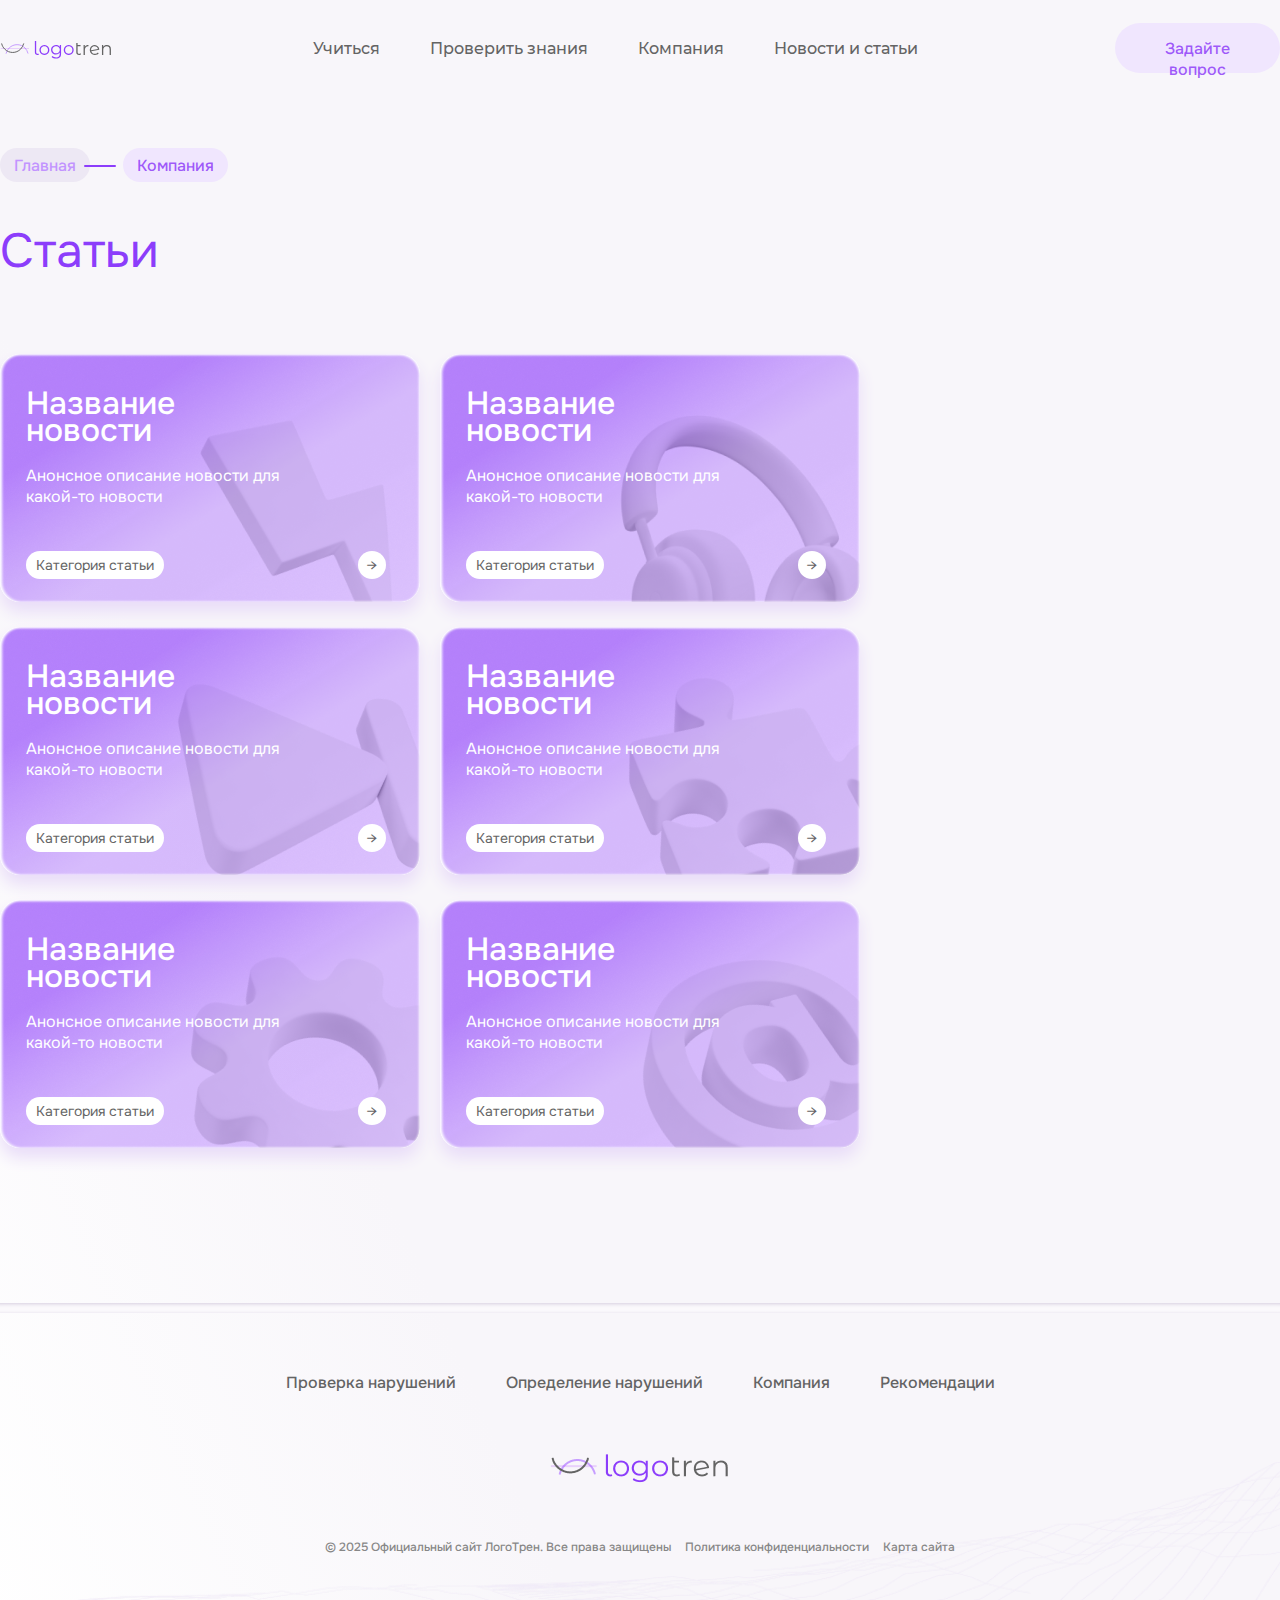
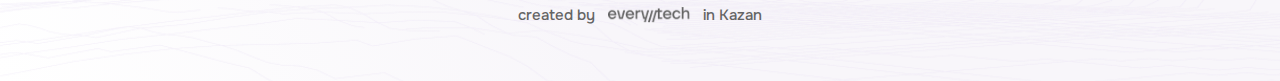
<file: news.html>
<!DOCTYPE html>
<html lang="en">

<head>
    <meta charset="UTF-8">
    <meta name="viewport" content="width=device-width, initial-scale=1.0">
    <link rel="stylesheet" href="assets/css/style.css">
    <script defer src="index.js"></script>
    <link rel="shortcut icon" href="assets/media/logo/logo.svg" type="image/x-icon">
    <link href="https://fonts.googleapis.com/icon?family=Material+Icons" rel="stylesheet">
    <title>logotren</title>
</head>

<body>
    <header>
        <div class="content">
            <div class="head">
                <a class="head-logo" href="index.html"><img src="assets/media/logo/logotype.svg" alt=""></a>
                <ul class="menu">
                    <a class="adapt-logo" href="index.html"><img src="assets/media/logo/adapt-logo.png" alt=""></a>
                    <nav>
                        <a href="./trainer.html">Учиться</a>
                        <a href="./diagnoz.html">Проверить знания</a>
                        <a href="./about-us.html">Компания</a>
                        <a href="./news.html">Новости и статьи</a>
                    </nav>
                    <button>Задайте вопрос</button>
                </ul>
                <button class="burger">
                    <i class="menuIcon material-icons">menu</i>
                    <i class="closeIcon material-icons">close</i>
                </button>
            </div>
        </div>
    </header>

    <div class="news">
        <div class="content">
            <div class="news-content">
                <div class="diagnoz-nav">
                    <a class="page" href="index.html">Главная</a>
                    <a class="news-title" href="./news.html">Компания</a>
                </div>

                <div class="diagnoz-main">
                    <h1><span class="diagnoz-fiola">Статьи</span></h1>

                    <div class="news-cards">
                        <div class="news-card">
                            <img src="assets/media/news/Group-1.png" alt="">

                            <div class="news-card-info">
                                <h3>Название<br>
                                    новости</h3>
                                <p>Анонсное описание новости для<br> какой-то новости</p>
                                <div class="news-card-info-buttons">
                                    <a href="./new.html">Категория статьи</a>
                                    <a class="news-card-info-buttons-arrow" href="./new.html">→</a>
                                </div>
                            </div>
                        </div>
                        <div class="news-card">
                            <img src="assets/media/news/Group-2.png" alt="">

                            <div class="news-card-info">
                                <h3>Название<br>
                                    новости</h3>
                                <p>Анонсное описание новости для<br> какой-то новости</p>
                                <div class="news-card-info-buttons">
                                    <a href="">Категория статьи</a>
                                    <a class="news-card-info-buttons-arrow" href="">→</a>
                                </div>
                            </div>
                        </div>
                        <div class="news-card">
                            <img src="assets/media/news/Group-3.png" alt="">

                            <div class="news-card-info">
                                <h3>Название<br>
                                    новости</h3>
                                <p>Анонсное описание новости для<br> какой-то новости</p>
                                <div class="news-card-info-buttons">
                                    <a href="">Категория статьи</a>
                                    <a class="news-card-info-buttons-arrow" href="">→</a>
                                </div>
                            </div>
                        </div>


                        <div class="news-card">
                            <img src="assets/media/news/Group-4.png" alt="">

                            <div class="news-card-info">
                                <h3>Название<br>
                                    новости</h3>
                                <p>Анонсное описание новости для<br> какой-то новости</p>
                                <div class="news-card-info-buttons">
                                    <a href="">Категория статьи</a>
                                    <a class="news-card-info-buttons-arrow" href="">→</a>
                                </div>
                            </div>
                        </div>
                        <div class="news-card">
                            <img src="assets/media/news/Group-5.png" alt="">

                            <div class="news-card-info">
                                <h3>Название<br>
                                    новости</h3>
                                <p>Анонсное описание новости для<br> какой-то новости</p>
                                <div class="news-card-info-buttons">
                                    <a href="">Категория статьи</a>
                                    <a class="news-card-info-buttons-arrow" href="">→</a>
                                </div>
                            </div>
                        </div>
                        <div class="news-card">
                            <img src="assets/media/news/Group-6.png" alt="">

                            <div class="news-card-info">
                                <h3>Название<br>
                                    новости</h3>
                                <p>Анонсное описание новости для<br> какой-то новости</p>
                                <div class="news-card-info-buttons">
                                    <a href="">Категория статьи</a>
                                    <a class="news-card-info-buttons-arrow" href="">→</a>
                                </div>
                            </div>
                        </div>
                    </div>

                </div>
            </div>
        </div>
    </div>

    <footer>
        <div class="content">
            <div class="footer-content">
                <img class="footer-line" src="assets/media/footer/Line.png" alt="">
                <nav>
                    <a href="./trainer.html">Проверка нарушений</a>
                    <a href="./diagnoz.html">Определение нарушений</a>
                    <a href="./news.html">Компания</a>
                    <a href="#">Рекомендации</a>
                </nav>

                <img src="assets/media/footer/logo.png" alt="">

                <div class="footer-links">
                    <p>© 2025 Официальный сайт ЛогоТрен. Все права защищены</p>
                    <a href="">Политика конфиденциальности</a>
                    <a href="">Карта сайта</a>
                </div>

                <div class="everytech">
                    <p>created by</p>
                    <a href="https://every-tech.ru/"><img src="assets/media/footer/everytech.png" alt=""></a>
                    <p>in Kazan</p>
                </div>
            </div>
        </div>
    </footer>
</body>

</html>
</file>
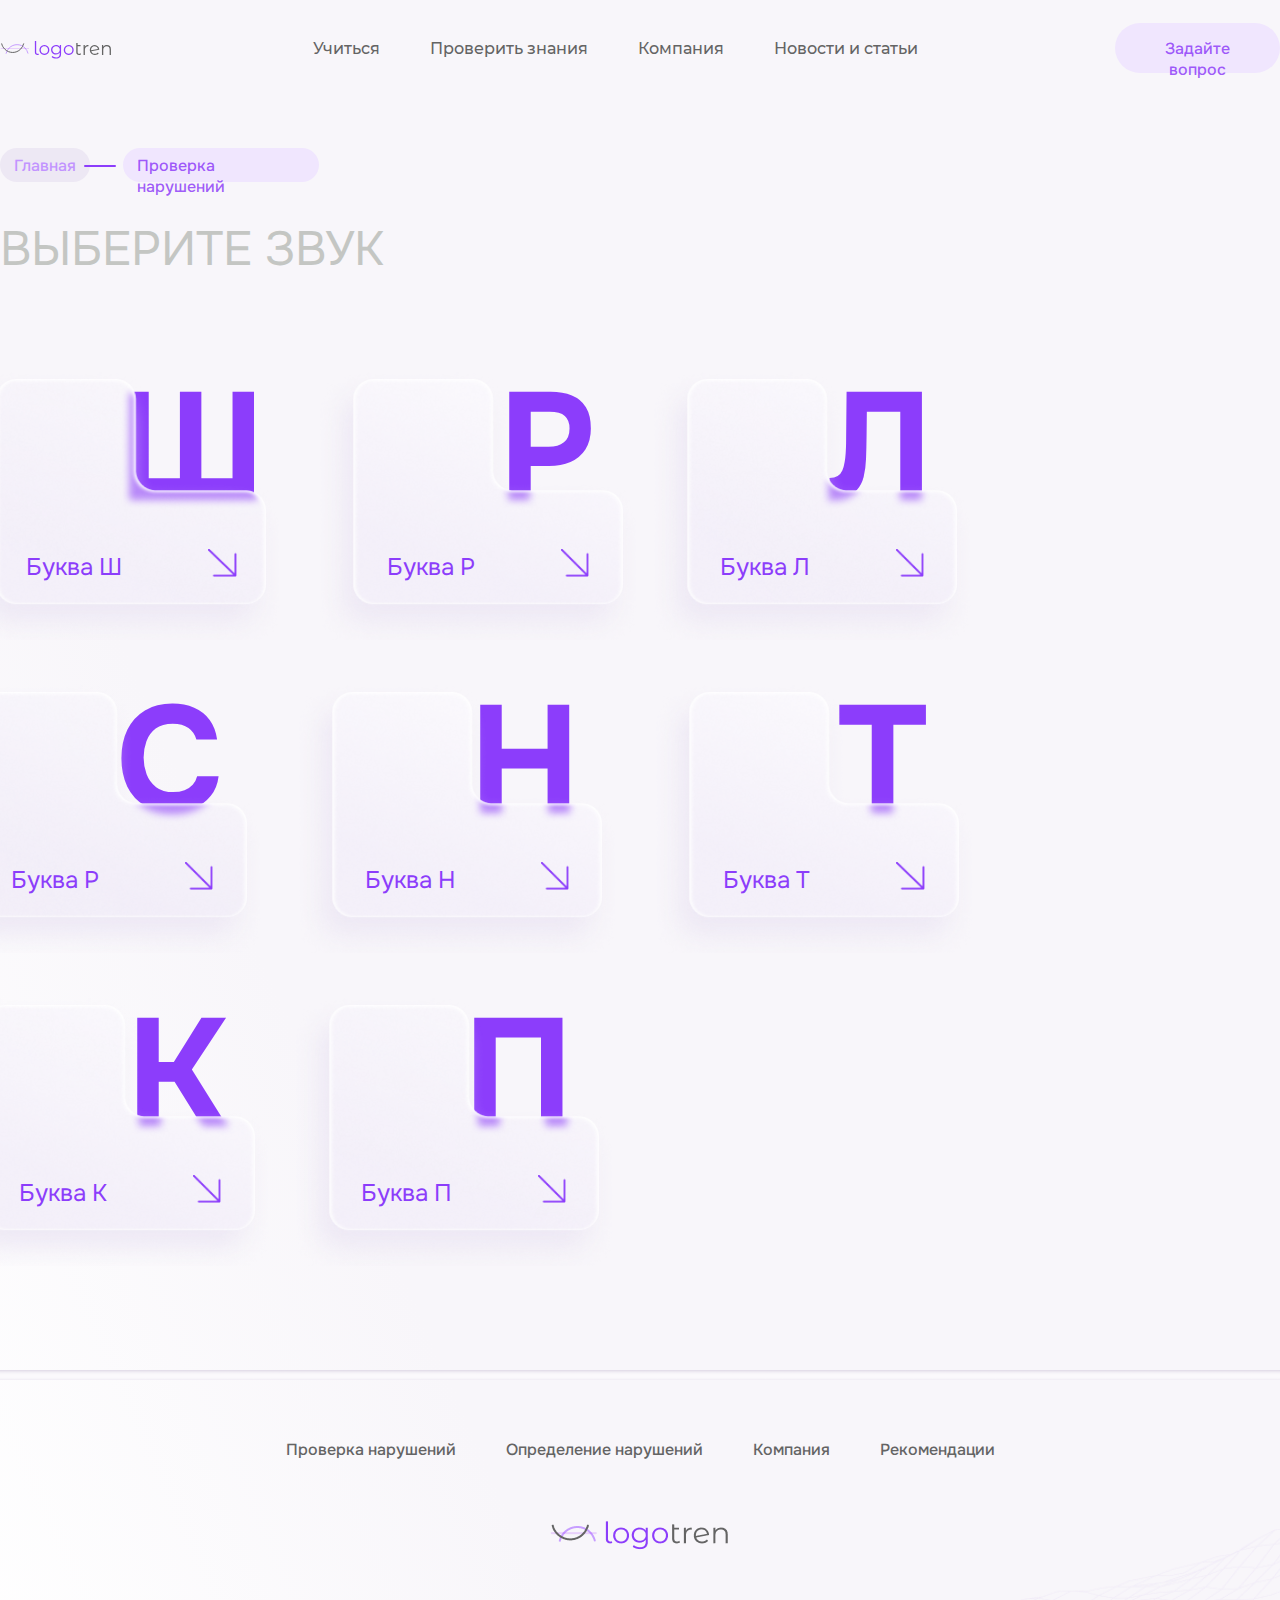
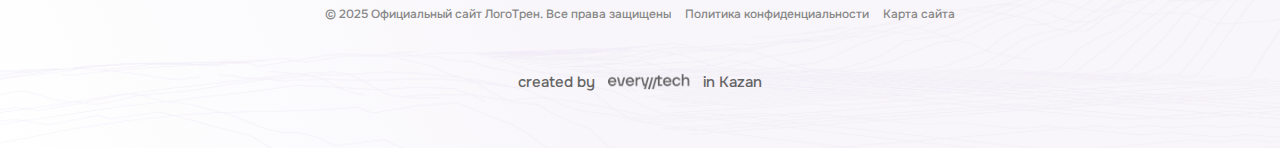
<file: trainer.html>
<!DOCTYPE html>
<html lang="en">

<head>
    <meta charset="UTF-8">
    <meta name="viewport" content="width=device-width, initial-scale=1.0">
    <link rel="stylesheet" href="assets/css/style.css">
    <script defer src="index.js"></script>
    <link rel="shortcut icon" href="assets/media/logo/logo.svg" type="image/x-icon">
    <link href="https://fonts.googleapis.com/icon?family=Material+Icons" rel="stylesheet">
    <title>logotren</title>
</head>

<body>
    <header>
        <div class="content">
            <div class="head">
                <a class="head-logo" href="index.html"><img src="assets/media/logo/logotype.svg" alt=""></a>
                <ul class="menu">
                    <a class="adapt-logo" href="index.html"><img src="assets/media/logo/adapt-logo.png" alt=""></a>
                    <nav>
                        <a href="./trainer.html">Учиться</a>
                        <a href="./diagnoz.html">Проверить знания</a>
                        <a href="./about-us.html">Компания</a>
                        <a href="./news.html">Новости и статьи</a>
                    </nav>
                    <button>Задайте вопрос</button>
                </ul>
                <button class="burger">
                    <i class="menuIcon material-icons">menu</i>
                    <i class="closeIcon material-icons">close</i>
                </button>
            </div>
        </div>
    </header>

    <div class="choose">
        <div class="content">
            <div class="choose-content">
                <div class="choose-nav">
                    <a class="page" href="index.html">Главная</a>
                    <a href="./trainer.html">Проверка нарушений</a>
                </div>

                <div class="choose-title">
                    <h1>ВЫБЕРИТЕ ЗВУК<span class="choose-fiola"></span></h1>
                </div>

                <div class="letters-cards">
                    <div class="letter-card">
                        <h3>Ш</h3>
                        <div class="letter-card-info">
                            <p>Буква Ш</p>
                            <a href=""><img src="assets/media/letters/arrow.png" alt=""></a>
                        </div>
                    </div>
                    <div class="letter-card">
                        <h3>Р</h3>
                        <div class="letter-card-info-2">
                            <p>Буква Р</p>
                            <a href="./letter-page.html"><img src="assets/media/letters/arrow.png" alt=""></a>
                        </div>
                    </div>
                    <div class="letter-card">
                        <h3>Л</h3>
                        <div class="letter-card-info-3">
                            <p>Буква Л</p>
                            <a href=""><img src="assets/media/letters/arrow.png" alt=""></a>
                        </div>
                    </div>
                    <div class="letter-card">
                        <h3>С</h3>
                        <div class="letter-card-info-4">
                            <p>Буква Р</p>
                            <a href=""><img src="assets/media/letters/arrow.png" alt=""></a>
                        </div>
                    </div>


                    <div class="letter-card">
                        <h3 class="letter-card-5">Н</h3>
                        <div class="letter-card-info-5">
                            <p>Буква Н</p>
                            <a href=""><img src="assets/media/letters/arrow.png" alt=""></a>
                        </div>
                    </div>
                    <div class="letter-card">
                        <h3 class="letter-card-6">Т</h3>
                        <div class="letter-card-info-6">
                            <p>Буква Т</p>
                            <a href=""><img src="assets/media/letters/arrow.png" alt=""></a>
                        </div>
                    </div>
                    <div class="letter-card">
                        <h3 class="letter-card-7">К</h3>
                        <div class="letter-card-info-7">
                            <p>Буква К</p>
                            <a href=""><img src="assets/media/letters/arrow.png" alt=""></a>
                        </div>
                    </div>
                    <div class="letter-card">
                        <h3 class="letter-card-8">П</h3>
                        <div class="letter-card-info-8">
                            <p>Буква П</p>
                            <a href=""><img src="assets/media/letters/arrow.png" alt=""></a>
                        </div>
                    </div>
                </div>
            </div>
        </div>
    </div>


    <footer>
        <div class="content">
            <div class="footer-content">
                <img class="footer-line" src="assets/media/footer/Line.png" alt="">
                <nav>
                    <a href="./trainer.html">Проверка нарушений</a>
                    <a href="./diagnoz.html">Определение нарушений</a>
                    <a href="./news.html">Компания</a>
                    <a href="#">Рекомендации</a>
                </nav>

                <img src="assets/media/footer/logo.png" alt="">

                <div class="footer-links">
                    <p>© 2025 Официальный сайт ЛогоТрен. Все права защищены</p>
                    <a href="">Политика конфиденциальности</a>
                    <a href="">Карта сайта</a>
                </div>

                <div class="everytech">
                    <p>created by</p>
                    <a href="https://every-tech.ru/"><img src="assets/media/footer/everytech.png" alt=""></a>
                    <p>in Kazan</p>
                </div>
            </div>
        </div>
    </footer>

</body>

</html>
</file>
<file: assets/css/style.css>
* {
    margin: 0;
    padding: 0;
    text-decoration: none;
    list-style: none;
    box-sizing: border-box;
    scroll-behavior: smooth;

}

body {
    background: linear-gradient(246deg, #f8f6fa 70.14%, #fff 100%);
    font-family: 'onest';
}

.content {
    max-width: 1300px;
    width: 100%;
    margin: 0 auto;
}

@font-face {
    font-family: 'mont';
    src: url(../fonts/Montserrat/Montserrat-Medium.ttf);
}

@font-face {
    font-family: 'onest';
    src: url(../fonts/Onest/Onest-Medium.ttf);
}

@font-face {
    font-family: 'onest-light';
    src: url(../fonts/Onest/Onest-Light.ttf);
}

@font-face {
    font-family: 'onest-reg';
    src: url(../fonts/Onest/Onest-Regular.ttf);
}

@font-face {
    font-family: 'onest-bold';
    src: url(../fonts/Onest/Onest-Bold.ttf);
}

/*header*/
.head {
    display: flex;
    justify-content: space-between;
    align-items: center;
    padding-top: 23px;
}

.menu {
    display: flex;
    flex-direction: row;
    gap: 117px;
    align-items: center;
}

.head .head-logo {
    height: 29px;
}

.head nav {
    display: flex;
    flex-direction: row;
    gap: 50px;
    margin-right: 80px;
}

.head nav a {
    font-weight: 500;
    font-size: 16px;
    color: #646464;
    font-family: 'mont';

}

.head nav a:hover {
    color: #8c3dfb;
    transition: 0.5s;
}

.head button {
    border-radius: 30px;
    width: 165px;
    height: 50px;
    padding: 15px 20px;
    font-size: 16px;
    color: rgba(131, 42, 248, 0.76);
    border: none;
    cursor: pointer;
    background: #f0e6fe;
    font-family: 'onest';
}

.head button:hover {
    transform: scale(1.05);
    transition: 0.5s;
}

.burger {
    display: none;
}

/*header*/

@media (max-width: 1024px) {
    .head {
        flex-direction: column;
        align-items: flex-start;
    }

    .head nav {
        justify-content: flex-start;
        width: 100%;
        margin-top: 20px;
    }

    .head button {
        margin-left: 0;
        margin-top: 15px;
    }

    .head nav a {
        font-size: 14px;
        margin-right: 20px;
    }
}

@media (max-width: 768px) {
    .head nav {
        flex-direction: column;
        gap: 15px;
        width: 100%;
        align-items: center;
        margin-right: 0px;
    }

    .head button {
        width: 100%;
        margin-top: 20px;
    }

    .head img {
        width: 80%;
    }
}

.adapt-logo {
    display: none;
}

@media (max-width: 480px) {
    .adapt-logo {
        display: flex;
    }

    .menu li a {
        color: #000;
        font-size: 32px;
    }

    .head .head-person {
        display: none;
    }

    .menu .person-white {
        display: flex;
    }

    .menu .person-white a img {
        width: 40px;
    }

    .head .burger {
        display: flex;
        z-index: 100;
        top: -0.1rem;
        right: 0;
        border: none;
        background: none;
        cursor: pointer;
        position: absolute;
        width: 45px;
        padding: 0;
    }

    .head .closeIcon {
        display: none;
    }

    .head ul {
        display: flex;
        flex-direction: column;
        align-items: center;
        padding-top: 100px;
        gap: 30px;
        z-index: 80;
    }

    .menu {
        position: fixed;
        transform: translateX(100%);
        transition: transform 0.5s;
        top: 0;
        left: 0;
        right: 0;
        bottom: 0;
        z-index: 99;
        background: #fff;
        color: #000;
        list-style: none;
        padding-top: 4rem;
    }

    .burger .material-icons {
        font-size: 33px;
        transition: transform 0.3s ease-in-out, opacity 0.3s ease-in-out;
    }

    .showMenu {
        transform: translateY(0);
    }

    .head nav {
        gap: 25px;
    }

    .head nav a {
        font-size: 20px;
        color: #000;

        position: relative;
        text-transform: uppercase;

    }

    .head button {
        font-size: 18px;
        width: 300px;
    }
}

/*banner*/
.banner-content {
    display: flex;
    flex-direction: row;
    gap: 72px;
    justify-content: center;
    align-items: center;
    padding-top: 63px;
}

.banner-content-info {
    display: flex;
    flex-direction: column;
    align-items: center;
    gap: 30px;
}

.banner-content-info-text {
    display: flex;
    flex-direction: column;
    gap: 20px;
    align-items: center;
}

.banner-content-info-text h1 {
    font-weight: 500;
    font-size: 32px;
    line-height: 125%;
    letter-spacing: -0.03em;
    text-align: center;
    color: #000;
}

.banner-content-info-text .title-fiola {
    color: #8c3dfb;
}

.banner-content-info-text p {
    font-weight: 300;
    font-size: 18px;
    letter-spacing: -0.03em;
    text-align: center;
    color: #878787;
}

.banner-content-info-button {
    width: 100%;
    display: flex;
    justify-content: center;
    position: relative;
}

.banner-content-info-button button {
    height: 47px;
    width: 239px;
    background: url(../media/banner/button.png);
    background-size: cover;
    border: none;
    font-weight: 500;
    font-size: 16px;
    display: flex;
    color: #fff;
    padding: 14px 0px 0px 66px;
    cursor: pointer;
}

.banner-content-info-button button:hover {
    transform: translateX(10%);
    transition: 1s;
}

.banner-content-info-button .arrow {
    width: 1px;
    padding-right: 15px;
    position: fixed;
    color: #fff;
    right: 30%;
    top: 30%;
}

.boombox {
    /* background: url(../media/banner/Ellipse.png);
    background-size: cover; */
    border-radius: 100%;
    background-color: #f8f6fa;
    box-shadow: -19px -5px 38px 0 #fff, 19px 11px 39px 1px #ece1fb;
    width: 535.25px;
    height: 535.25px;
    display: flex;
    align-items: center;
    justify-content: center;
}

.boom {
    background: url(../media/banner/ellipse-small.png);
    background-size: cover;
    width: 369.91px;
    height: 369.91px;
    display: flex;
    align-items: center;
    justify-content: center;
}

.boom-play {
    display: flex;
    flex-direction: row;
    gap: 36px;
    justify-content: center;
    align-items: center;
}

.boom-play .boom-arrow {
    border-radius: 5px;
    backdrop-filter: blur(8.699999809265137px);
    box-shadow: -10px 18px 28px 0 #ede8f4, inset 2px 0 4px 0 #fff, inset -2px 1px 4px 0 #fff;
    background: linear-gradient(200deg, rgba(255, 255, 255, 0.46) 0%, rgba(230, 222, 242, 0.46) 87.93%);
}

@media screen and (max-width: 480px) {

    .content {
        max-width: 375px;
        margin: 0 auto;
    }

    .banner-content {
        flex-direction: column;
        padding-top: 94px;
    }

    .boombox {
        display: none;
    }


}

/*banner*/

/*about*/
.about {
    background: url(../media/about/LOGOTREN.png);
    background-size: contain;
    background-repeat: no-repeat;
    margin-top: 151px;
}

.about-content {
    display: flex;
    justify-content: space-between;
    align-items: flex-start;
}

.about-content h2 {
    font-size: 36px;
    letter-spacing: -0.03em;
    color: #c4c6c3;
    font-weight: 100;
    font-family: 'onest-light';
    position: relative;
}

.about-content h2::after {
    content: "";
    border: 1.50px solid #c4c6c3;
    width: 100px;
    height: 0px;
    background: #c4c6c3;
    position: absolute;
    top: 50%;
    left: 114%;
}

.about-content-text {
    display: flex;
    flex-direction: column;
    gap: 30px;
}

.about-content-text p {
    font-weight: 400;
    font-size: 22px;
    line-height: 170%;
    letter-spacing: -0.03em;
    color: #000;
    font-family: 'onest-light';
}

.about-content-text .about-fiola {
    font-family: 'onest-reg';
    color: rgba(131, 42, 248, 0.76);
}

.about-content-text .about-gray {
    color: #878787;
    font-family: 'onest-light';
}

.about-content-text button {
    font-size: 16px;
    color: rgba(131, 42, 248, 0.76);
    border-radius: 30px;
    padding: 15px 20px;
    width: 182px;
    height: 50px;
    background: #f0e6fe;
    border: none;
    position: relative;
    font-family: 'onest';
    cursor: pointer;
}

.about-content-text button:hover {
    transform: translateX(10%);
    transition: 1s;
}

.about-content-text button::after {
    content: "→";
    color: #8c3dfb;
    position: absolute;
    font-size: 26px;
    top: 20%;
    right: -7%;
    font-family: none;

}

@media screen and (max-width:480px) {
    .about-content {
        flex-direction: column;
        gap: 30px;
    }

    .recommend {
        flex-direction: column;
        gap: 30px;
    }
}

/*about*/

/*recommendation*/
.recommendation {
    margin: 136px 0px 164px 0px;
}

.recommend {
    display: flex;
    justify-content: space-between;
    align-items: flex-start;
}

.parents {
    display: flex;
    flex-direction: column;
    gap: 40px;
}

.parents-title {
    display: flex;
    flex-direction: column;
    gap: 5px;
}

.parents-title h2 {
    font-weight: 500;
    font-size: 32px;
    line-height: 187%;
    letter-spacing: -0.03em;
    color: #8c3dfb;
}

.parents-title p {
    font-weight: 300;
    font-size: 22px;
    letter-spacing: -0.03em;
    color: #4d4d4e;
    font-family: 'onest-light';
}

.parents h3 {
    font-weight: 400;
    font-size: 28px;
    letter-spacing: -0.03em;
    color: rgba(0, 0, 0, 0.8);
    font-family: 'onest-reg';
}

.parents-content {
    display: flex;
    flex-direction: column;
    gap: 64px;
    position: relative;
}

.parents-content-one {
    border-radius: 15px;
    padding: 10px 10px 10px 95px;
    width: 437px;
    height: 72px;
    background: #c294ff;
    position: relative;
    margin-left: 25px;
}

.parents-content-one p {
    font-weight: 400;
    font-size: 20px;
    letter-spacing: -0.03em;
    color: #fff;
    font-family: 'onest-reg';
    width: 332px;
}

.parents-content-one-number {
    position: absolute;
    border-radius: 15px;
    width: 100px;
    height: 100px;
    backdrop-filter: blur(8.699999809265137px);
    box-shadow: -10px 18px 28px 0 #ede8f4, inset 2px 0 4px 0 #fff, inset -2px 1px 4px 0 #fff;
    background: linear-gradient(200deg, rgba(255, 255, 255, 0.46) 0%, rgba(230, 222, 242, 0.46) 87.93%);
    top: -20%;
    left: -27px;
    padding: 22px 0px 0px 39px;
}

.parents-content-one-number p {
    font-weight: 300;
    font-size: 48px;
    letter-spacing: -0.03em;
    color: #fff;
    font-family: 'onest-light';
}

.parents-content-two {
    border-radius: 15px;
    padding: 10px 85px 10px 20px;
    width: 512px;
    background: #c294ff;
    position: relative;
}

.parents-content-two p {
    font-weight: 400;
    font-size: 20px;
    letter-spacing: -0.03em;
    color: #fff;
    font-family: 'onest-reg';
    width: 407px;
}

.parents-content-two-number {
    border-radius: 15px;
    width: 100px;
    height: 100px;
    backdrop-filter: blur(8.699999809265137px);
    box-shadow: -10px 18px 28px 0 #ede8f4, inset 2px 0 4px 0 #fff, inset -2px 1px 4px 0 #fff;
    background: linear-gradient(200deg, rgba(255, 255, 255, 0.46) 0%, rgba(230, 222, 242, 0.46) 87.93%);
    position: absolute;
    padding: 19px 0px 0px 10px;
    top: -20%;
    right: -4%;
}

.two-two-number {
    top: -4%;
}

.parents-content-two-number p {
    font-weight: 300;
    font-size: 48px;
    letter-spacing: -0.03em;
    color: #fff;
    font-family: 'onest-light';
    width: 100px;
}

.parents-arrow {
    position: absolute;
    left: -17%;
    bottom: 49%;
}

.parents-arrow-2 {
    position: absolute;
    right: -19%;
    bottom: 6%;
}

.parents-content button {
    border-radius: 30px;
    padding: 15px 20px;
    width: 182px;
    height: 50px;
    background: #f0e6fe;
    font-family: 'onest';
    font-size: 16px;
    color: rgba(131, 42, 248, 0.76);
    border: none;
    margin-left: 313px;
    position: relative;
    cursor: pointer;
}

.parents-content button:hover {
    transform: translateX(10%);
    transition: 1s;
}

.parents-content button::after {
    content: "→";
    color: #8c3dfb;
    position: absolute;
    font-size: 26px;
    top: 20%;
    right: -7%;
    font-family: none;
}

/*recommendation*/

@media screen and (max-width:480px) {

    .parents {
        width: 375px;
    }

    .parents-content-one {
        width: 350px;
        height: 97px;
        margin-left: 25px;
    }

    .parents-content-one-number {
        top: -3%;
        left: -27px;
        z-index: 50;
    }

    .parents-content-one p {
        width: 248px;
    }

    .parents-content-two {
        width: 350px;
        height: none;
        z-index: 10;
    }

    .parents-content-two p {
        width: 222px;
    }

    .parents-content-two-number {
        top: 14%;
        right: -7%;
        z-index: 50;
    }

    .parents-content-two-number p {
        width: 100px;
    }

    .adapt-two {
        top: -5%;
        z-index: 50;
    }

    .parents-content-three {
        width: 350px;
        height: 101px;
        margin-left: 20px;
    }

    .parents-content-three-number {
        top: -1%;
        left: -6%;
        z-index: 50;
    }

    .parents-content-three p {
        width: 255px;
    }

    .parents-arrow {
        left: 0;
        bottom: 54%;
    }

    .parents-arrow-2 {
        right: 0%;
        bottom: 6%;
        z-index: 0;
    }

    .parents-content button {
        margin-left: 84px;
    }

    .recommendation {
        margin: 136px 0px 50px 0px;
    }
}

/*letters*/
.letters-content {
    display: flex;
    flex-direction: column;
    gap: 60px;
    margin-bottom: 250px;
}

.letters-title {
    display: flex;
    justify-content: space-between;
    align-items: center;
}

.letters-title h2 {
    font-weight: 300;
    font-size: 32px;
    letter-spacing: -0.03em;
    color: #c4c6c3;
    font-family: 'onest-light';
    position: relative;
}

.letters-title h2::after {
    content: "";
    border: 1.50px solid #c4c6c3;
    width: 100px;
    height: 0px;
    background: #c4c6c3;
    position: absolute;
    top: 24%;
    left: 105%;
}

.letters-title button {
    border-radius: 30px;
    padding: 15px 20px;
    width: 165px;
    height: 50px;
    background: #f0e6fe;
    font-family: 'onest';
    font-size: 16px;
    color: rgba(131, 42, 248, 0.76);
    border: none;
    margin-left: 218px;
    cursor: pointer;
    position: relative;
}

.letters-title button:hover {
    transform: translateX(10%);
    transition: 1s;
}

.letters-title button:after {
    content: "→";
    color: #8c3dfb;
    position: absolute;
    font-size: 26px;
    top: 20%;
    right: -7%;
    font-family: none;
}

.letters-cards {
    display: flex;
    flex-direction: row;
    gap: 121px;
    padding-right: 30px;
    flex-wrap: wrap;
}

.letter-card {
    position: relative;
    padding-left: 116px;
}

.letter-card img {
    width: 28.44px;
    height: 28.4px;
}

.letter-card p {
    font-weight: 400;
    font-size: 24px;
    color: #8c3dfb;
    font-family: 'onest-reg';
}

.letter-card h3 {
    font-weight: 700;
    font-size: 150px;
    letter-spacing: -0.03em;
    text-align: center;
    color: #8c3dfb;
    font-family: 'onest-bold';
}

.letter-card-info {
    position: absolute;
    background: url(../media/letters/Rectangle.png);
    background-size: cover;
    width: 326px;
    height: 271px;
    display: flex;
    flex-direction: row;
    gap: 86px;
    left: -16%;
    top: 9%;
    padding: 0px 0px 58px 20px;
    align-items: flex-end;
    justify-content: center;
}

.letter-card-info-2 {
    position: absolute;
    background: url(../media/letters/Rectangle-2.png);
    background-size: cover;
    width: 326px;
    height: 271px;
    display: flex;
    flex-direction: row;
    gap: 86px;
    left: -31.8%;
    top: 9%;
    padding: 0px 0px 58px 20px;
    align-items: flex-end;
    justify-content: center;
}

.letter-card-info-3 {
    position: absolute;
    background: url(../media/letters/Rectangle-3.png);
    background-size: cover;
    width: 326px;
    height: 271px;
    display: flex;
    flex-direction: row;
    gap: 86px;
    left: -29%;
    top: 9%;
    padding: 0px 0px 58px 20px;
    align-items: flex-end;
    justify-content: center;
}

.letter-card-info-4 {
    position: absolute;
    background: url(../media/letters/Rectangle-4.png);
    background-size: cover;
    width: 326px;
    height: 271px;
    display: flex;
    flex-direction: row;
    gap: 86px;
    left: -27.8%;
    top: 9%;
    padding: 0px 0px 58px 20px;
    align-items: flex-end;
    justify-content: center;
}

.letter-card-5 {
    padding-left: 12px;
}

.letter-card-info-5 {
    position: absolute;
    background: url(../media/letters/Rectangle-5.png);
    background-size: cover;
    width: 326px;
    height: 271px;
    display: flex;
    flex-direction: row;
    gap: 86px;
    left: -19.8%;
    top: 9%;
    padding: 0px 0px 58px 20px;
    align-items: flex-end;
    justify-content: center;
}

.letter-card-6 {
    padding-left: 26px;
}

.letter-card-info-6 {
    position: absolute;
    background: url(../media/letters/Rectangle-6.png);
    background-size: cover;
    width: 326px;
    height: 271px;
    display: flex;
    flex-direction: row;
    gap: 86px;
    left: -19.8%;
    top: 9%;
    padding: 0px 0px 58px 20px;
    align-items: flex-end;
    justify-content: center;
}

.letter-card-7 {
    padding-left: 10px;
}

.letter-card-info-7 {
    position: absolute;
    background: url(../media/letters/Rectangle-7.png);
    background-size: cover;
    width: 326px;
    height: 271px;
    display: flex;
    flex-direction: row;
    gap: 86px;
    left: -23.8%;
    top: 9%;
    padding: 0px 0px 58px 20px;
    align-items: flex-end;
    justify-content: center;
}

.letter-card-8 {
    padding-left: 3.6%;
}

.letter-card-info-8 {
    position: absolute;
    background: url(../media/letters/Rectangle-8.png);
    background-size: cover;
    width: 326px;
    height: 271px;
    display: flex;
    flex-direction: row;
    gap: 86px;
    left: -23.8%;
    top: 9%;
    padding: 0px 0px 58px 20px;
    align-items: flex-end;
    justify-content: center;
}

@media screen and (max-width:480px) {
    .letters {
        margin-top: 150px;
    }

    .letters-content {
        gap: 30px;
    }

    .letters-title {
        flex-direction: column;
        align-items: flex-start;
        gap: 30px;
    }

    .letters-title button {
        margin-left: 0;
    }

    .letters-cards {
        flex-direction: column;
        align-items: center;
        gap: 100px;
    }

    .letters-title h2::after {
        top: 13%;
        left: 61%;
    }
}

/*letters*/

/*reviews*/
.reviews-content {
    display: flex;
    justify-content: space-between;
    margin-bottom: 202px;

}

.reviews-title h2 {
    font-weight: 300;
    font-size: 32px;
    letter-spacing: -0.03em;
    color: #c4c6c3;
    font-family: 'onest-light';
    position: relative;
}

.reviews-title h2::after {
    content: "";
    border: 1.50px solid #c4c6c3;
    width: 100px;
    height: 0px;
    background: #c4c6c3;
    position: absolute;
    top: 46%;
    left: 132%;
}

.review {
    position: relative;
}

.review-top {
    position: absolute;
    top: -1.5%;
    right: 104%;
}

.review-bottom {
    position: absolute;
    right: 0;
    bottom: -30%;
}

.review-slider {
    display: flex;
    flex-direction: column;
    gap: 84px;
}

.review-slider-cards {
    display: flex;
    overflow: hidden;
}

.review-slider-card {
    width: 638px;
    display: none;
    flex-direction: column;
    gap: 17px;
}

.review-slider-card.active {
    display: flex;
}

.review-slider-card h3 {
    font-weight: 500;
    font-size: 24px;
    letter-spacing: -0.03em;
    color: #000;
}

.review-slider-card p {
    font-weight: 400;
    font-size: 22px;
    letter-spacing: -0.03em;
    color: #4d4d4e;
    font-family: 'onest-reg';
}

.review-slider-buttons {
    display: flex;
    gap: 40px;
}

.dot {
    cursor: pointer;
}

.dot.active {
    transition: 0.5s;
    box-shadow: -10px 18px 28px 0 #ede8f4, inset 2px 0 4px 0 #fff, inset -2px 1px 4px 0 #fff;
    border-radius: 100%;
    transform: scale(1.5);
}

@media screen and (max-width:480px) {
    .test-content-title {
        flex-direction: column;
        align-items: flex-start;
        gap: 30px;
    }

    .test-content-title button {
        margin-left: 0px;
    }

    .testing-cards {
        margin-left: 0px;
        gap: 30px;
    }

    .testing-card-1 {
        background: url(../media/testing/Subtract-adapt.png);
        height: 436px;
        width: 375px;
        background-size: cover;
        flex-direction: column;
        gap: 9px;
        padding: 179px 0px 0px 21px;
    }

    .testing-card-2 {
        background: url(../media/testing/Subtract-2-adapt.png);
        height: 436px;
        width: 375px;
        background-size: cover;
        flex-direction: column;
        gap: 5px;
        padding: 179px 0px 0px 21px;
    }

    .testing-card-3 {
        background: url(../media/testing/Subtract-3-adapt.png);
        height: 436px;
        width: 375px;
        background-size: cover;
        flex-direction: column;
        gap: 9px;
        padding: 230px 0px 0px 21px;
    }

    .reviews-content {
        flex-direction: column;
        gap: 30px;
    }

    .reviews-title h2::after {
        left: 40%;
    }

    .review-top {
        right: 120%;
    }

    .review-slider-card p {
        font-size: 18px;
    }
}

/*reviews*/

/*partner*/
.partner-content {
    margin-bottom: 150px;
    display: flex;
    flex-direction: row;
    gap: 97px;
    padding: 90px 0px 0px 90px;
    border-radius: 30px;
    width: 1300px;
    height: 353px;
    box-shadow: inset 4px 4px 16px 0 #edecf1, 4px 4px 10px 0 #fff;
    background: #fff;
}

.partner-content img {
    width: 235.92px;
    height: 115.3px;
}

.partner-content-info p {
    font-family: 'onest-reg';
    font-weight: 400;
    font-size: 20px;
    letter-spacing: -0.03em;
    color: #4d4d4e;
}

.partner-content-info {
    display: flex;
    flex-direction: column;
    gap: 30px;
}

.partner-content-info button {
    border-radius: 30px;
    padding: 15px 20px;
    width: 138px;
    height: 50px;
    background: #f0e6fe;
    font-size: 16px;
    border: none;
    color: rgba(131, 42, 248, 0.76);
    position: relative;
}

.partner-content-info button:hover {
    cursor: pointer;
    transform: translateX(10%);
    transition: 1s;
}

.partner-content-info button::after {
    content: "→";
    color: #8c3dfb;
    position: absolute;
    font-size: 26px;
    top: 20%;
    right: -9%;
    font-family: none;
}

/*partner*/

/*footer*/
footer {
    background: url(../media/footer/Union.png);
    background-size: cover;
    width: 100%;
}

.footer-content {
    display: flex;
    flex-direction: column;
    align-items: center;
    gap: 50px;
    padding-bottom: 55px;
}

.footer-content .footer-line {
    padding-bottom: 9px;
}

.footer-content nav {
    display: flex;
    flex-direction: row;
    gap: 50px;
}

.footer-content nav a {
    font-weight: 500;
    font-size: 16px;
    color: #646464;
}

.footer-links {
    display: flex;
    flex-direction: row;
    gap: 14px;
}

.footer-links p {
    font-weight: 500;
    font-size: 12px;
    line-height: 120%;
    color: #878787;
}

.footer-links a {
    font-weight: 500;
    font-size: 12px;
    line-height: 120%;
    color: #878787;
}

.everytech {
    display: flex;
    flex-direction: row;
    gap: 13px;
    align-items: center;
}

.everytech p {
    font-weight: 500;
    font-size: 15px;
    line-height: 140%;
    color: #646464;
}

.everytech a {
    height: 16px;
    width: 81.21px;
}

.everytech img {
    height: 16px;
    width: 81.21px;
}

.adapt-banner-btn {
    display: none;
}

/*footer*/
@media screen and (max-width:480px) {
    .adapt-banner-btn {
        display: block;
    }

    .banner-content-info-button {
        display: none;
    }

    .about-content-text button::after {
        top: 12%;
    }

    .parents-content button::after {
        top: 12%;
    }

    .letters-title button:after {
        top: 12%;
    }

    .test-content-title button:after {
        top: 12%;
    }

    .partner-content-info button::after {
        top: 12%;
    }

    .testing-card-button {
        margin-top: 5px;
    }

    .banner-content-info-button {
        padding: 14px 26px 16px 21px;
    }

    .partner-content-info p {
        width: 340px;
    }

    .partner-content-info {
        align-items: center;
    }

    .partner-content {
        flex-direction: column;
        align-items: center;
        gap: 49px;
        padding: 59px 0px 0px 0px;
        width: 375px;
        height: 652px;
    }

    .footer-content .footer-line {
        width: 400px;
    }

    .footer-content nav {
        flex-direction: column;
        gap: 16px;
        align-items: center;
    }

    .footer-links {
        flex-direction: column;
        align-items: center;
    }
}

/*choose*/
.choose-content {
    margin: 75px 0px 200px 0px;
}

.choose-nav {
    display: flex;
    flex-direction: row;
    gap: 33px;
}

.choose-nav a {
    border-radius: 30px;
    padding: 7px 14px;
    width: 196px;
    height: 34px;
    background: #f0e6fe;
    font-weight: 500;
    font-size: 16px;
    color: rgba(131, 42, 248, 0.76);
}

.choose-nav .page::after {
    background: url(../media/choose/Line.png);
    position: absolute;
    width: 30px;
}

.choose-nav .page {
    border-radius: 30px;
    padding: 7px 14px;
    width: 90px;
    height: 34px;
    background: #ede8f4;
    font-weight: 500;
    font-size: 16px;
    color: #c294ff;
    position: relative;
}

.choose-nav .page::after {
    content: "";
    width: 32px;
    height: 2px;
    position: absolute;
    background: #8c3dfb;
    border-radius: 6%;
    top: 50%;
    left: 93%;
    border-radius: 10px;
}

.choose-title {
    display: flex;
    justify-content: space-between;
    align-items: center;
    margin: 40px 0px 75px 0px;
}

.choose-title h1 {
    font-weight: 400;
    font-size: 48px;
    line-height: 115%;
    color: #c4c6c3;
    font-family: 'onest-reg';
}

.choose-title .choose-fiola {
    color: #8c3dfb;
}

.choose-title-card {
    border-radius: 30px;
    width: 394px;
    height: 196px;
    box-shadow: inset 4px 4px 16px 0 #edecf1, 4px 4px 10px 0 #fff;
    background: #f8f7fb;
    padding: 35px 0px 0px 45px;
    display: flex;
    flex-direction: column;
    gap: 26px;
}

.choose-title-card h3 {
    font-weight: 300;
    font-size: 16px;
    letter-spacing: -0.03em;
    color: #000;
    font-family: 'onest-light';
}

.choose-title-card-components {
    display: flex;
    flex-direction: column;
    gap: 10px;
}

.choose-title-card-component {
    display: flex;
    flex-direction: row;
    gap: 11px;
    align-items: center;
}

.choose-title-card-component p {
    font-weight: 300;
    font-size: 16px;
    letter-spacing: -0.03em;
    color: #646464;
    font-family: 'onest-light';
}

/*choose*/

/*diagnoz*/
.diagnoz-content {
    display: flex;
    flex-direction: column;
    margin-bottom: 150px;
}

.diagnoz-nav {
    display: flex;
    flex-direction: row;
    gap: 33px;
    margin: 75px 0px 42px 0px;
}

.diagnoz-nav a {
    border-radius: 30px;
    padding: 7px 14px;
    width: 225px;
    height: 34px;
    background: #f0e6fe;
    font-weight: 500;
    font-size: 16px;
    color: rgba(131, 42, 248, 0.76);
}

.diagnoz-nav .page {
    border-radius: 30px;
    padding: 7px 14px;
    width: 90px;
    height: 34px;
    background: #ede8f4;
    font-weight: 500;
    font-size: 16px;
    color: #c294ff;
    position: relative;
}

.diagnoz-nav .page-trainer {
    width: 196px;
    border-radius: 30px;
    padding: 7px 14px;
    height: 34px;
    background: #ede8f4;
    font-weight: 500;
    font-size: 16px;
    color: #c294ff;
    position: relative;
}

.diagnoz-nav .page-trainer::after {
    content: "";
    width: 32px;
    height: 2px;
    position: absolute;
    background: #8c3dfb;
    border-radius: 6%;
    top: 50%;
    left: 96%;
    border-radius: 10px;
}

.diagnoz-nav .page::after {
    content: "";
    width: 32px;
    height: 2px;
    position: absolute;
    background: #8c3dfb;
    border-radius: 6%;
    top: 50%;
    left: 93%;
    border-radius: 10px;
}

.diagnoz-main {
    display: flex;
    flex-direction: column;
    gap: 75px;
}

.diagnoz-main h1 {
    font-weight: 400;
    font-size: 48px;
    line-height: 115%;
    color: #c4c6c3;
    font-family: 'onest-reg';

}

.diagnoz-main .diagnoz-fiola {
    color: #8c3dfb;
}

.diagnoz-cards {
    display: flex;
    flex-direction: row;
    gap: 111px;
    width: 100%;
    flex-wrap: wrap;
}

.diagnoz-card {
    background: url(../media/diagnoz/Rectangle.png);
    background-size: cover;
    width: 359px;
    height: 223px;
    position: relative;
    display: flex;
    flex-direction: column;
    gap: 83px;
    box-shadow: -10px 18px 28px 0 #ede8f4;
    border-radius: 20px;
    backdrop-filter: blur(8.699999809265137px);
    padding: 34px 0px 0px 28px;
}

.diagnoz-card .diagnoz-card-arrow {
    position: absolute;
    right: 6%;
    top: 8%;

}

.diagnoz-card h3 {
    font-weight: 400;
    font-size: 32px;
    color: #8c3dfb;
    font-family: 'onest-reg';
}

.diagnoz-card p {
    font-weight: 300;
    font-size: 16px;
    color: #646464;
    font-family: 'onest-light';
}

/*diagnoz*/


/*news*/
.news-content {
    margin-bottom: 150px;
}

.diagnoz-nav .news-title {
    border-radius: 30px;
    padding: 7px 14px;
    width: 105px;
    height: 34px;
}

.news-cards {
    display: flex;
    flex-direction: row;
    gap: 20px;
    flex-wrap: wrap;
}

.news-card {
    position: relative;
    border-radius: 20px;
}

.news-card img {
    border-radius: 20px;
    box-shadow: 0 10px 16px 0 #e9ddf8, inset 2px 0 3px 0 #fff, inset -1px 1px 2px 0 #fff;
}

.news-card-info {
    position: absolute;
    display: flex;
    flex-direction: column;
    gap: 20px;
    top: 14%;
    right: 8%;
}

.news-card-info h3 {
    font-weight: 500;
    font-size: 32px;
    line-height: 86%;
    color: #fff;
}

.news-card-info p {
    font-weight: 400;
    font-size: 16px;
    color: #fff;
    font-family: 'onest-reg';
}

.news-card-info-buttons {
    display: flex;
    flex-direction: row;
    align-items: center;
    gap: 194px;
    margin-top: 24px;
}

.news-card-info-buttons a {
    border-radius: 34px;
    padding: 5px 10px;
    width: 138px;
    height: 28px;
    background-color: #fff;
    font-weight: 400;
    font-size: 14px;
    color: #646464;
    font-family: 'onest-reg';
}

.news-card-info-buttons a:hover {
    transform: translateX(10%);
    transition: 1s;
}

.news-card-info-buttons .news-card-info-buttons-arrow {
    width: 28px;
    height: 28px;
    border-radius: 100%;
    background-color: #fff;
    display: flex;
    align-items: center;
    justify-content: center;
}

/*news*/

/*new*/
.new-main {
    display: flex;
    flex-direction: row;
    gap: 22px;
}

.new-main-info {
    position: relative;
}

.new-main-info img {
    border-radius: 20px;
    box-shadow: 0 10px 16px 0 #e9ddf8, inset 2px 0 3px 0 #fff, inset -1px 1px 2px 0 #fff;
}

.new-main-info-text {
    position: absolute;
    top: 10%;
    display: flex;
    flex-direction: column;
    gap: 44px;
    right: 4%;
}

.new-main-info-title {
    display: flex;
    flex-direction: row;
    gap: 414px;
    align-items: flex-start;
}

.new-main-info-title h2 {
    font-weight: 500;
    font-size: 40px;
    line-height: 86%;
    color: #fff;
}

.new-main-info-title a {
    border-radius: 34px;
    padding: 5px 10px;
    height: 28px;
    background: #fff;
    font-weight: 400;
    font-size: 14px;
    color: #646464;
    font-family: 'onest-reg';
}

.new-main-info-content {
    display: flex;
    flex-direction: row;
    gap: 101px;
    align-items: flex-end;
}

.new-main-info-content-text {
    padding: 38px 0px 0px 28px;
    border-radius: 20px;
    width: 759px;
    height: 258px;
    background: #fff;
    display: flex;
    flex-direction: column;
    gap: 29px;
}

.new-main-info-content-text p {
    font-weight: 400;
    font-size: 16px;
    color: #646464;
    font-family: 'onest-reg';
    width: 690px;
}

.new-main-info-content a {
    border-radius: 100%;
    width: 47px;
    height: 47px;
    background: #fff;
    display: flex;
    align-items: center;
    justify-content: center;
}

.new-main-info-content a:hover {
    transform: translateX(-10%);
    transition: 1s;
}

.new-main-scroll {
    display: flex;
    flex-direction: column;
    gap: 20px;
    height: 415px;
    overflow-y: auto;
    overflow-x: hidden;
    border-radius: 14px;
}

.new-main-scroll::-webkit-scrollbar {
    width: 5px;
}

.new-main-scroll::-webkit-scrollbar-track {
    background: transparent;
}

.new-main-scroll::-webkit-scrollbar-thumb {
    background: #baa6d4;
    border-radius: 14px;
    box-shadow: -2px 4px 4px 0 #eeedef, inset 2px 0 4px 0 #fff, inset -1px 1px 3px 0 #fff;
}


.new-main-scroll-card {
    position: relative;
    padding-right: 20px;
    margin-bottom: 20px;
}

.new-main-scroll-card-info {
    position: absolute;
    display: flex;
    flex-direction: column;
    gap: 20px;
    top: 13%;
    right: 13%;
}

.new-main-scroll-card-info-text {
    display: flex;
    flex-direction: column;
    gap: 10px;
}

.new-main-scroll-card-info-text h3 {
    font-weight: 500;
    font-size: 16px;
    line-height: 86%;
    color: #fff;
}

.new-main-scroll-card-info-text p {
    font-weight: 400;
    font-size: 12px;
    color: #fff;
    font-family: 'onest-reg';
}

.new-main-scroll-card-info-buttons {
    display: flex;
    flex-direction: row;
    gap: 96px;
    align-items: flex-end;
}

.new-main-scroll-card-info-buttons a {
    border-radius: 34px;
    padding: 5px 10px;
    width: 104px;
    height: 23px;
    background: #fff;
    font-weight: 400;
    font-size: 10px;
    color: #646464;
    font-family: 'onest-reg';
}

.new-main-scroll-card-info-buttons .new-circle {
    width: 28px;
    height: 28px;
    border-radius: 100%;
    background: #fff;
    display: flex;
    align-items: center;
    justify-content: center;
    font-size: 13px;
}

@media (max-width: 480px) {
    .new-main-scroll {
        height: auto;
        overflow: hidden;
    }


    .swiper-container {
        width: 100%;
        height: 100%;
    }

    .swiper-wrapper {
        display: flex;
    }

    .swiper-slide {
        width: 80%;
        box-sizing: border-box;
    }

    .swiper-slide:not(.swiper-slide-active) {
        opacity: 0.7;
    }

}

/*new*/

/*letter-page*/
.letter-page-content {
    margin-bottom: 136px;
}

.letter-content {
    display: flex;
    justify-content: space-between;

}

.letter-content-info {
    display: flex;
    flex-direction: column;
    gap: 31px;
}

.letter-content-info h1 {
    font-weight: 400;
    font-size: 48px;
    line-height: 115%;
    color: #c4c6c3;
    font-family: 'onest-reg';
}

.letter-content-info .choose-fiola {
    color: #8c3dfb;
}

.letter-content-info p {
    font-weight: 300;
    font-size: 18px;
    letter-spacing: -0.03em;
    color: #878787;
    font-family: 'onest-light';
}

.letter-content-info-choose {
    display: flex;
    flex-direction: column;
    gap: 36px;
    margin-top: 9px;
}

.letter-content-info-choose-part {
    background: url(../media/letter-page/Union.png);
    background-size: cover;
    width: 416px;
    height: 47px;
    display: flex;
    justify-content: space-between;
    align-items: center;
    padding: 0px 13px 0px 33px;
    border-radius: 50px;
}

.letter-content-info-choose-part a {
    font-weight: 400;
    font-size: 16px;
    color: #646464;
    font-family: 'onest-reg';
}

.yes {
    padding-left: 61px;
}

.letter-content-background {
    background: url(../media/letter-page/background.png);
    background-size: cover;
    position: relative;
    width: 688px;
    height: 394px;
}

.letter-content-background-wrong {
    position: absolute;
    top: 53%;
}

.letter-content-background-wrong button {
    border-radius: 46px;
    padding: 7px 14px;
    background: #f2eef7;
    border: none;
    font-weight: 400;
    font-size: 16px;
    color: #8c3dfb;
    font-family: 'onest-reg';
}

.letter-content-background-right {
    position: absolute;
    top: 43%;
    left: 2%;
}

.letter-content-background-right p {
    font-weight: 400;
    font-size: 16px;
    color: #8c3dfb;
    font-family: 'onest-reg';
}

.letter-content-background-img {
    background: url(../media/letter-page/image.png);
    background-size: cover;
    width: 527px;
    height: 374px;
    margin: 10px 0px 0px 151px;
    display: flex;
    flex-direction: row;
    gap: 30px;
    align-items: flex-end;
    padding: 0px 0px 31px 30px;
}

.letter-content-play {
    display: flex;
    flex-direction: row;
    gap: 12px;
    align-items: center;
    justify-content: center;
    border-radius: 20px;
    width: 411px;
    height: 58px;
    backdrop-filter: blur(8.699999809265137px);
    box-shadow: -4px 7px 17px 0 #efe9f5, inset 0 1px 2px 0 #fff;
    background: linear-gradient(200deg, rgba(255, 255, 255, 0.46) 0%, rgba(230, 222, 242, 0.46) 87.93%);
}

.letter-content-sound {
    display: flex;
    flex-direction: column;
    gap: 5px;
    align-items: center;
    justify-content: center;
    border-radius: 20px;
    width: 26px;
    height: 91px;
    backdrop-filter: blur(8.699999809265137px);
    box-shadow: -4px 7px 17px 0 #efe9f5, inset 0 0 1px 0 #fff;
    background: linear-gradient(200deg, rgba(255, 255, 255, 0.46) 0%, rgba(230, 222, 242, 0.46) 87.93%);
}


/*letter-page*/

/*diagnoz-page*/
.diagnoz-page {
    margin: 75px 0px 150px 0px;
}

.diagnoz-page-content {
    display: flex;
    flex-direction: column;
    gap: 75px;
}

.diagnoz-page-title {
    display: flex;
    flex-direction: row;
    gap: 336px;
    align-items: center;
}

.diagnoz-page-title-back a {
    border-radius: 30px;
    padding: 7px 14px;
    border: none;
    font-weight: 500;
    font-size: 16px;
    color: rgba(131, 42, 248, 0.76);
    background: #f0e6fe;
    margin-left: 10px;
    position: relative;
}

.diagnoz-page-title-back a::before {
    content: "←";
    color: #8c3dfb;
    font-size: 20px;
    position: absolute;
    font-family: none;
    top: 14%;
    left: -10px;
}

.diagnoz-page-title-procent {
    display: flex;
    flex-direction: column;
    gap: 7px;
}

.diagnoz-page-title-procent p {
    font-weight: 300;
    font-size: 14px;
    letter-spacing: -0.03em;
    color: #878787;
    font-family: 'onest-light';
    padding-left: 12px;
}

.diagnoz-page-main-info {
    display: flex;
    flex-direction: column;
    gap: 30px;
}

.diagnoz-page-main-info h1 {
    font-weight: 400;
    font-size: 48px;
    line-height: 115%;
    color: #c4c6c3;
    font-family: 'onest-reg';
}

.diagnoz-page-main-info .choose-fiola {
    color: #8c3dfb;
}

.diagnoz-page-main-info p {
    font-weight: 300;
    font-size: 18px;
    letter-spacing: -0.03em;
    color: #878787;
    font-family: 'onest-reg';
}

.diagnoz-page-main-info-variants {
    margin-top: 11px;
    display: flex;
    flex-direction: row;
    gap: 23px;
    flex-wrap: wrap;
    width: 585px;
}

.diagnoz-page-main-info-variants a {
    border-radius: 52px;
    width: 281px;
    display: flex;
    align-items: center;
    justify-content: center;
    height: 47px;
    border: none;
    font-weight: 300;
    font-size: 16px;
    color: #272727;
    font-family: 'onest-light';
    backdrop-filter: blur(8.699999809265137px);
    box-shadow: -10px 18px 28px 0 #ede8f4, inset 2px 0 4px 0 #fff, inset -2px 1px 4px 0 #fff;
    background: linear-gradient(200deg, rgba(255, 255, 255, 0.46) 0%, rgba(230, 222, 242, 0.46) 87.93%);
}

.diagnoz-page-main-media {
    display: flex;
    flex-direction: column;
    gap: 35px;
    align-items: flex-end;
}

.diagnoz-page-main-background {
    border-radius: 30px;
    width: 547px;
    height: 395px;
    background: #fff;
}

.diagnoz-page-main-img {
    background: url(../media/letter-page/image.png);
    background-size: cover;
    width: 527px;
    height: 375px;
    margin: 10px 0px 0px 10px;
    display: flex;
    flex-direction: row;
    gap: 30px;
    align-items: flex-end;
    padding: 0px 0px 31px 30px;
}

.letter-content-sound {
    opacity: 0.5;
    transition: opacity 0.3s ease-in-out;
}

.diagnoz-page-main-img:hover .letter-content-sound {
    opacity: 1;
}

.diagnoz-page-main-switch {
    display: flex;
    flex-direction: row;
    gap: 30px;
}

.diagnoz-page-main-switch-number {
    display: flex;
    flex-direction: row;
    align-items: center;
    border-radius: 20px;
    width: 91px;
    height: 33px;
    justify-content: center;
    backdrop-filter: blur(8.699999809265137px);
    box-shadow: -4px 7px 17px 0 #efe9f5, inset 0 0 1px 0 #fff;
    background-color: linear-gradient(200deg, rgba(255, 255, 255, 0.46) 0%, rgba(230, 222, 242, 0.46) 87.93%);
}

.diagnoz-page-main-switch-number p {
    font-weight: 400;
    font-size: 16px;
    color: #c4c6c3;
    font-family: 'onest-reg';
}

.diagnoz-page-main-switch-number .switch-active {
    color: #8c3dfb;
}

.diagnoz-page-main-switch-arrow {
    display: flex;
    flex-direction: row;
    gap: 16px;
    align-items: center;
}

/*diagnoz-page*/

/*error*/
.error-page-content {
    background: url(../media/404/404.png);
    background-size: cover;
    margin: 135px 0px 123px 0px;
    height: 420px;
    display: flex;
    flex-direction: column;
    align-items: center;
    justify-content: center;
}

.error-page-content h3 {
    margin-bottom: 30px;
    font-weight: 400;
    font-size: 20px;
    color: #646464;
    font-family: 'onest-reg';
}

.error-page-content .error-fiola {
    color: #8c3dfb;
}

.error-page-content a {
    border-radius: 30px;
    padding: 15px 20px;
    width: 130px;
    height: 50px;
    background: #f0e6fe;
    font-size: 16px;
    color: rgba(131, 42, 248, 0.76);
    position: relative;
}

.error-page-content a::before {
    content: "←";
    color: #8c3dfb;
    font-size: 25px;
    position: absolute;
    font-family: none;
    top: 20%;
    left: -13px;
}

.adapt-flex {
    display: none;
}

/*error*/

@media screen and (max-width:480px) {

    .diagnoz-page-content {
        gap: 39px;
    }

    .choose-content {
        margin: 75px 0px 148px 0px;
    }

    .choose-title {
        flex-direction: column;
        gap: 30px;
        margin: 40px 0px 40px 0px;
    }

    .choose-title h1 {
        font-size: 40px;
    }

    .diagnoz-content {
        margin-bottom: 100px;
    }

    .diagnoz-main {
        gap: 50px;
    }

    .diagnoz-main h1 {
        font-size: 40px;
    }

    .diagnoz-cards {
        gap: 50px;
    }

    .new-main {
        flex-direction: column;
        gap: 50px;
        align-items: flex-end;
    }

    .new-main-info-title {
        gap: 53px;
        padding-left: 10px;
    }

    .new-main-info-title h2 {
        font-size: 35px;
        width: 153px;
    }

    .new-main-info-content {
        flex-direction: column;
        gap: 16px;
    }

    .news-content {
        margin-bottom: 100px;
    }

    .news-card-info {
        position: absolute;
        display: flex;
        flex-direction: column;
        gap: 12px;
        top: 14%;
        right: 7%;
    }

    .news-card-info h3 {
        font-size: 28px;
    }

    .news-card-info-buttons {
        gap: 155px;
    }

    .news-card img {
        width: 375px;
    }

    .adapt-new-text {
        display: none;
    }

    .adapt-new-img {
        width: 375px;
        height: 500px;
    }

    .new-main-info-content-text {
        width: 350px;
    }

    .new-main-info-content-text p {
        width: 300px;
    }

    .new-main-info-title a {
        width: 143px;

    }

    /* .new-main-scroll {
        width: 437px;
    }

    .new-main-scroll-card-info {
        right: 19%;
    } */

    .letter-content {
        flex-direction: column-reverse;
        gap: 50px;
    }

    .diagnoz-nav {
        margin: 40px 0px 42px 0px;
    }

    .letter-content-info-choose-part {
        width: 375px;
        height: 42px;
    }

    .diagnoz-nav {
        flex-wrap: wrap;
    }

    .letter-page-content {
        margin-bottom: 80px;
    }

    .letter-content-background {
        width: 375px;
        height: 212px;
    }

    .letter-content-background-img {
        width: 279px;
        height: 197px;
        margin: 7px 0px 0px 86px;
        padding: 0px 0px 31px 32px;
    }

    .letter-content-background-right p {
        font-size: 12px;
    }

    .letter-content-background-wrong button {
        padding: 7px 5px;
        font-size: 10px;
    }

    .letter-content-play {
        gap: 9px;
        width: 195px;
        height: 31px;
    }

    .letter-content-play .adapt-play {
        width: 12px;
    }

    .letter-content-play img {
        width: 139px;
    }

    .letter-content-sound {
        gap: 5px;
        width: 15px;
        height: 62px;
    }

    .letter-content-sound img {
        width: 5px;
    }

    .letter-content-background-img {
        padding: 0px 0px 10px 19px;
    }

    .letter-content-info-choose-part {
        padding: 0px 13px 0px 20px;
    }

    .yes {
        padding-left: 49px;
    }

    .diagnoz-page-title {
        gap: 33px;
        flex-wrap: wrap;
    }

    .diagnoz-page-title-procent img {
        width: 375px;
    }

    .diagnoz-page-main-info h1 {
        font-size: 40px;
    }

    .diagnoz-page-main-info-variants {
        width: 375px;
        justify-content: center;
    }

    .diagnoz-page-main-background {
        width: 375px;
        height: 271px;
        padding-top: 1px;
    }

    .diagnoz-page-main-img {
        width: 354px;
        height: 251px;
        padding: 0px 0px 16px 10px;
    }

    .diagnoz-page-main-media {
        gap: 17px;
    }

    .diagnoz-page {
        margin: 75px 0px 79px 0px;
    }

    .diagnoz-play {
        gap: 9px;
        width: 287px;
        height: 38px;
    }

    .diagnoz-play .diagnoz-adapt-play {
        width: 20px;
    }

    .diagnoz-play .diagnoz-adapt-stroke {
        width: 208px;
    }

    .diagnoz-page-main-info {
        align-items: center;
    }

    .error-page-content {
        margin: 197px 0px 178px 0px;
        height: 120px;
        width: 375px;
    }
}


/*ABOUT-US-PAGE*/
.about-us-title h1 {
    font-weight: 400;
    font-size: 48px;
    line-height: 115%;
    color: #8c3dfb;
    font-family: 'onest-reg';
}

.about-us {
    background: url(../media/about/LOGOTREN.png);
    background-size: contain;
    background-repeat: no-repeat;
    margin-top: 75px;
}

.about-director-content {
    position: relative;
    border-radius: 30px;
    width: 100%;
    height: 462px;
    box-shadow: inset 4px 4px 16px 0 #edecf1, 4px 4px 10px 0 #fff;
    background: #fff;
    margin: 185px 0px;
}

.about-director-content-image {
    position: absolute;
    top: -10%;
    left: 5%;
}

.about-director-content-text {
    display: flex;
    flex-direction: column;
    gap: 62px;
    padding: 41px 0px 0px 573px;
}

.about-director-content-text p {
    width: 679px;
    font-weight: 400;
    font-size: 20px;
    letter-spacing: -0.03em;
    color: #4d4d4e;
    font-family: 'onest-reg';
}

.about-director-content-text .about-fiola {
    color: #8c3dfb;
}

.about-director-content-text h6 {
    font-weight: 500;
    font-size: 24px;
    letter-spacing: -0.03em;
    color: #000;
}

.about-director-content-image img {
    border: 6px solid #f0e6fe;
    border-radius: 50px;
}


/*requisites*/
.requisites {
    margin-bottom: 130px;
}

.requisites-content {
    display: flex;
    flex-direction: column;
    gap: 30px;
}

.requisites-content h2 {
    font-size: 36px;
    letter-spacing: -0.03em;
    color: #c4c6c3;
    font-weight: 100;
    font-family: 'onest-light';
    position: relative;
}

.requisites-content h2::after {
    content: "";
    border: 1.50px solid #c4c6c3;
    width: 100px;
    height: 0px;
    background: #c4c6c3;
    position: absolute;
    top: 50%;
    left: 21%;
}

.requisites-content-block {
    border-radius: 30px;
    width: 100%;
    height: 462px;
    box-shadow: inset 4px 4px 16px 0 #edecf1, 4px 4px 10px 0 #fff;
    background: #fff;
    padding: 62px 0px 0px 51px;
}

.requisites-content-block-item {
    width: 1194px;
    display: flex;
    justify-content: space-between;
    align-items: flex-end;
    position: relative;
    margin-bottom: 13px;
}

.requisites-content-block-item::after {
    position: absolute;
    content: "";
    width: 100%;
    height: 1px;
    background: #efefef;
    bottom: -23%;
}

.requisites-content-block-item p {
    font-weight: 400;
    font-size: 20px;
    color: #222;
    opacity: 0.5;
    font-family: 'onest-reg';
}

.requisites-content-block-item .requisites-content-block-item-black {
    color: #222;
    opacity: 1;
}

.requisites-content-block-item-no-line {
    width: 1194px;
    display: flex;
    justify-content: space-between;
    align-items: flex-end;
}

.requisites-content-block-item-no-line p {
    font-weight: 400;
    font-size: 20px;
    color: #222;
    opacity: 0.5;
    font-family: 'onest-reg';
}

.requisites-content-block-item-no-line .requisites-content-block-item-black {
    color: #222;
    opacity: 1;
}

/*requisites*/

/*documents*/
.documents {
    margin-bottom: 130px;
}

.documents-content {
    display: flex;
    flex-direction: column;
    gap: 30px;
}

.documents-content h2 {
    font-size: 36px;
    letter-spacing: -0.03em;
    color: #c4c6c3;
    font-weight: 100;
    font-family: 'onest-light';
    position: relative;
}

.documents-content h2::after {
    content: "";
    border: 1.50px solid #c4c6c3;
    width: 100px;
    height: 0px;
    background: #c4c6c3;
    position: absolute;
    top: 50%;
    left: 21%;
}

.documents-cards {
    display: flex;
    justify-content: space-between;
    align-items: center;
}

.documents-card {
    background: url(../media/about-us-page/documents.png);
    background-size: cover;
    width: 359px;
    height: 133px;
    border-radius: 20px;
    box-shadow: -10px 18px 28px 0 #ede8f4;
    position: relative;
}

.documents-card p {
    font-weight: 300;
    font-size: 16px;
    color: #646464;
    font-family: 'onest-light';
    padding: 47px 0px 0px 25px;
    width: 249px;
}

.documents-card-arrow {
    position: absolute;
    top: 12%;
    right: 6%;
}

/*documents*/

/*ABOUT-US-PAGE*/

@media screen and (max-width:480px) {
    .about-director-content-image img {
        width: 280px;
    }

    .about-director-content {
        height: 1008px;
        margin: 213px 0px 100px 0px;
    }

    .about-director-content-image {
        position: absolute;
        top: -16%;
        left: 13%;
    }

    .about-director-content-image img {
        width: 280px;
    }

    .about-director-content-text {
        gap: 31px;
        padding: 229px 0px 0px 30px;
    }

    .about-director-content-text p {
        width: 326px;
    }

    .about-director-content-text h6 {
        width: 330px;
    }

    .requisites {
        margin-bottom: 100px;
    }

    .requisites-content h2::after {
        left: 69%;
    }

    .requisites-content-block {
        height: 815px;
        padding: 62px 0px 0px 33px;
    }

    .requisites-content-block-item {
        width: 342px;
        display: flex;
        justify-content: normal;
        align-items: baseline;
        position: relative;
        margin-bottom: 21px;
        flex-direction: column;
    }

    .requisites-content-block-item .requisites-content-block-item-black {
        width: 323px;
    }

    .requisites-content-block-item-no-line {
        width: 342px;
        display: flex;
        justify-content: normal;
        align-items: baseline;
        flex-direction: column;
    }

    .requisites-content-block-item::after {
        width: 89%;
        bottom: -15%;
    }

    .documents-content h2::after {
        top: 50%;
        left: 72%;
    }

    .documents-cards {
        display: flex;
        justify-content: none;
        align-items: center;
        flex-direction: column;
        gap: 25px;
    }


}
</file>
